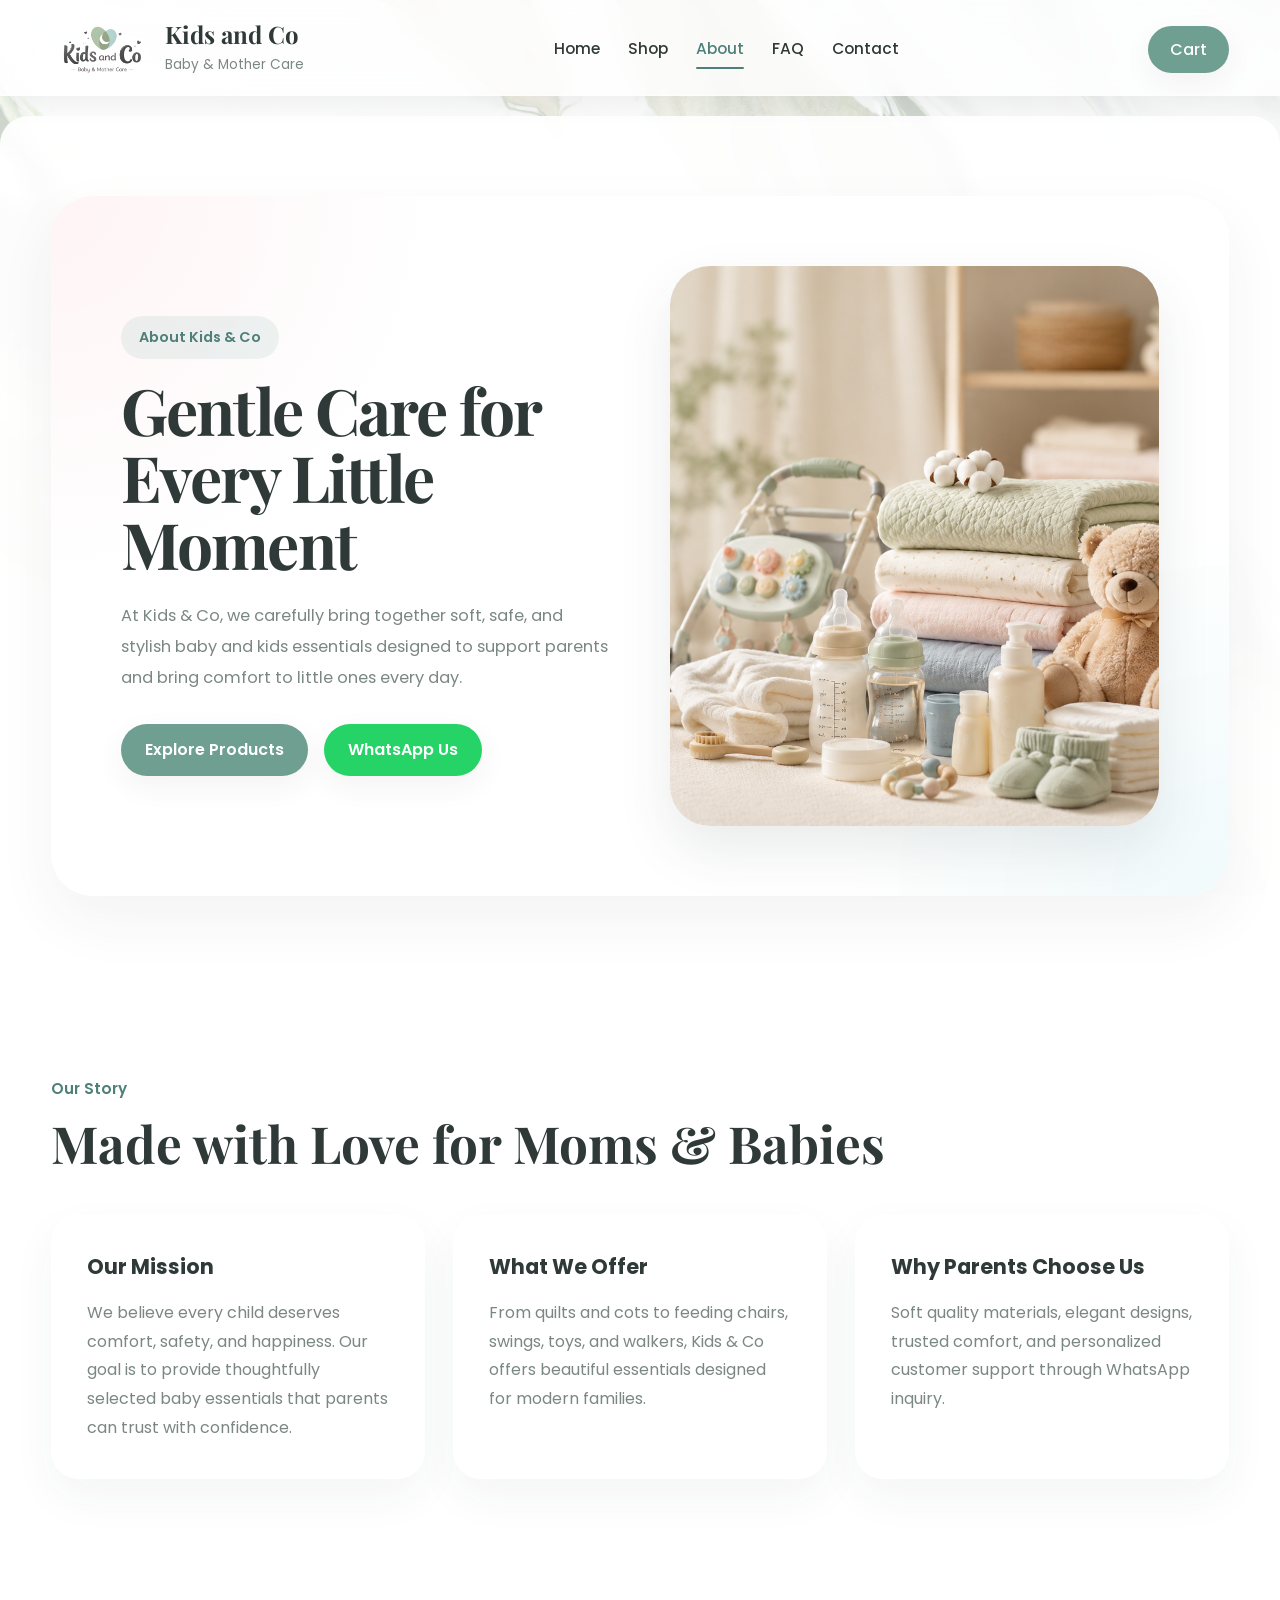
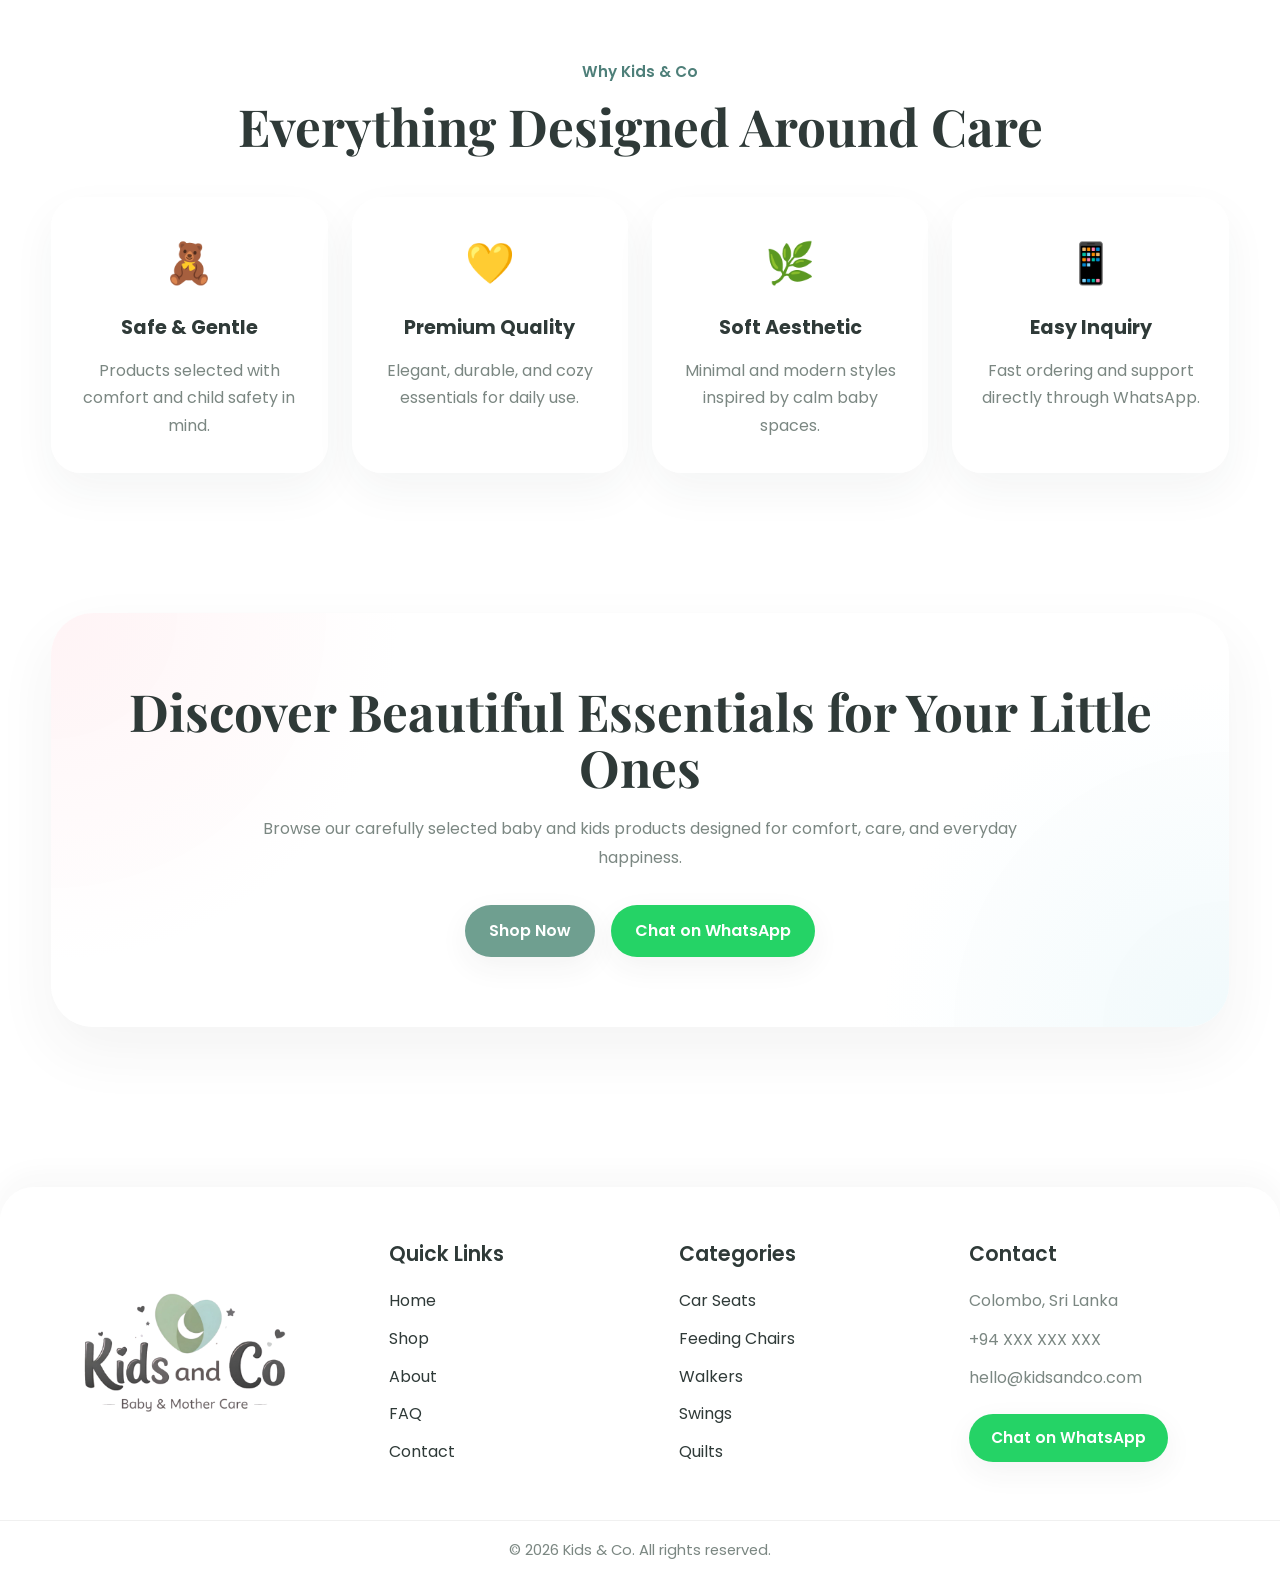
<file: about.html>
<!DOCTYPE html>
<html lang="en">
<head>
  <meta charset="UTF-8" />
  <meta name="viewport" content="width=device-width, initial-scale=1.0" />

  <title>About Us | Kids & Co</title>

  <link rel="icon" href="assets/favicon.png" />

  <link rel="preconnect" href="https://fonts.googleapis.com">
  <link rel="preconnect" href="https://fonts.gstatic.com" crossorigin>
  <link href="https://fonts.googleapis.com/css2?family=Playfair+Display:wght@600;700&family=Poppins:wght@300;400;500;600;700&display=swap" rel="stylesheet">

  <link rel="stylesheet" href="css/variables.css" />
  <link rel="stylesheet" href="css/style.css" />
</head>

<body>

  <div id="navbar"></div>

  <main>

    <!-- HERO -->
    <section class="about-hero">
      <div class="container about-hero-wrapper">

        <div class="about-hero-text">
          <span class="about-badge">About Kids & Co</span>

          <h1>
            Gentle Care for <br>
            Every Little Moment
          </h1>

          <p>
            At Kids & Co, we carefully bring together soft, safe, and stylish
            baby and kids essentials designed to support parents and bring comfort
            to little ones every day.
          </p>

          <div class="about-buttons">
            <a href="shop.html" class="btn primary">Explore Products</a>

            <a
              href="https://wa.me/947XXXXXXXX"
              target="_blank"
              class="btn whatsapp"
            >
              WhatsApp Us
            </a>
          </div>
        </div>

        <div class="about-hero-image">
          <img src="assets/images/hhh.png" alt="Mother and baby care">
        </div>

      </div>
    </section>

    <!-- STORY -->
    <section class="about-story">
      <div class="container">

        <div class="section-heading">
          <span class="section-tag">Our Story</span>
          <h2>Made with Love for Moms & Babies</h2>
        </div>

        <div class="story-grid">

          <div class="story-card">
            <h3>Our Mission</h3>

            <p>
              We believe every child deserves comfort, safety, and happiness.
              Our goal is to provide thoughtfully selected baby essentials
              that parents can trust with confidence.
            </p>
          </div>

          <div class="story-card">
            <h3>What We Offer</h3>

            <p>
              From quilts and cots to feeding chairs, swings, toys, and walkers,
              Kids & Co offers beautiful essentials designed for modern families.
            </p>
          </div>

          <div class="story-card">
            <h3>Why Parents Choose Us</h3>

            <p>
              Soft quality materials, elegant designs, trusted comfort,
              and personalized customer support through WhatsApp inquiry.
            </p>
          </div>

        </div>

      </div>
    </section>

    <!-- VALUES -->
    <section class="about-values">
      <div class="container">

        <div class="section-heading center">
          <span class="section-tag">Why Kids & Co</span>
          <h2>Everything Designed Around Care</h2>
        </div>

        <div class="values-grid">

          <div class="value-card">
            <div class="value-icon">🧸</div>
            <h3>Safe & Gentle</h3>
            <p>Products selected with comfort and child safety in mind.</p>
          </div>

          <div class="value-card">
            <div class="value-icon">💛</div>
            <h3>Premium Quality</h3>
            <p>Elegant, durable, and cozy essentials for daily use.</p>
          </div>

          <div class="value-card">
            <div class="value-icon">🌿</div>
            <h3>Soft Aesthetic</h3>
            <p>Minimal and modern styles inspired by calm baby spaces.</p>
          </div>

          <div class="value-card">
            <div class="value-icon">📱</div>
            <h3>Easy Inquiry</h3>
            <p>Fast ordering and support directly through WhatsApp.</p>
          </div>

        </div>

      </div>
    </section>

    <!-- CTA -->
    <section class="about-cta">
      <div class="container">

        <div class="about-cta-box">
          <h2>Discover Beautiful Essentials for Your Little Ones</h2>

          <p>
            Browse our carefully selected baby and kids products designed
            for comfort, care, and everyday happiness.
          </p>

          <div class="about-buttons center">
            <a href="shop.html" class="btn primary">Shop Now</a>

            <a
              href="https://wa.me/947XXXXXXXX"
              target="_blank"
              class="btn whatsapp"
            >
              Chat on WhatsApp
            </a>
          </div>
        </div>

      </div>
    </section>

  </main>

  <div id="footer"></div>

  <script src="js/app.js"></script>

</body>
</html>
</file>
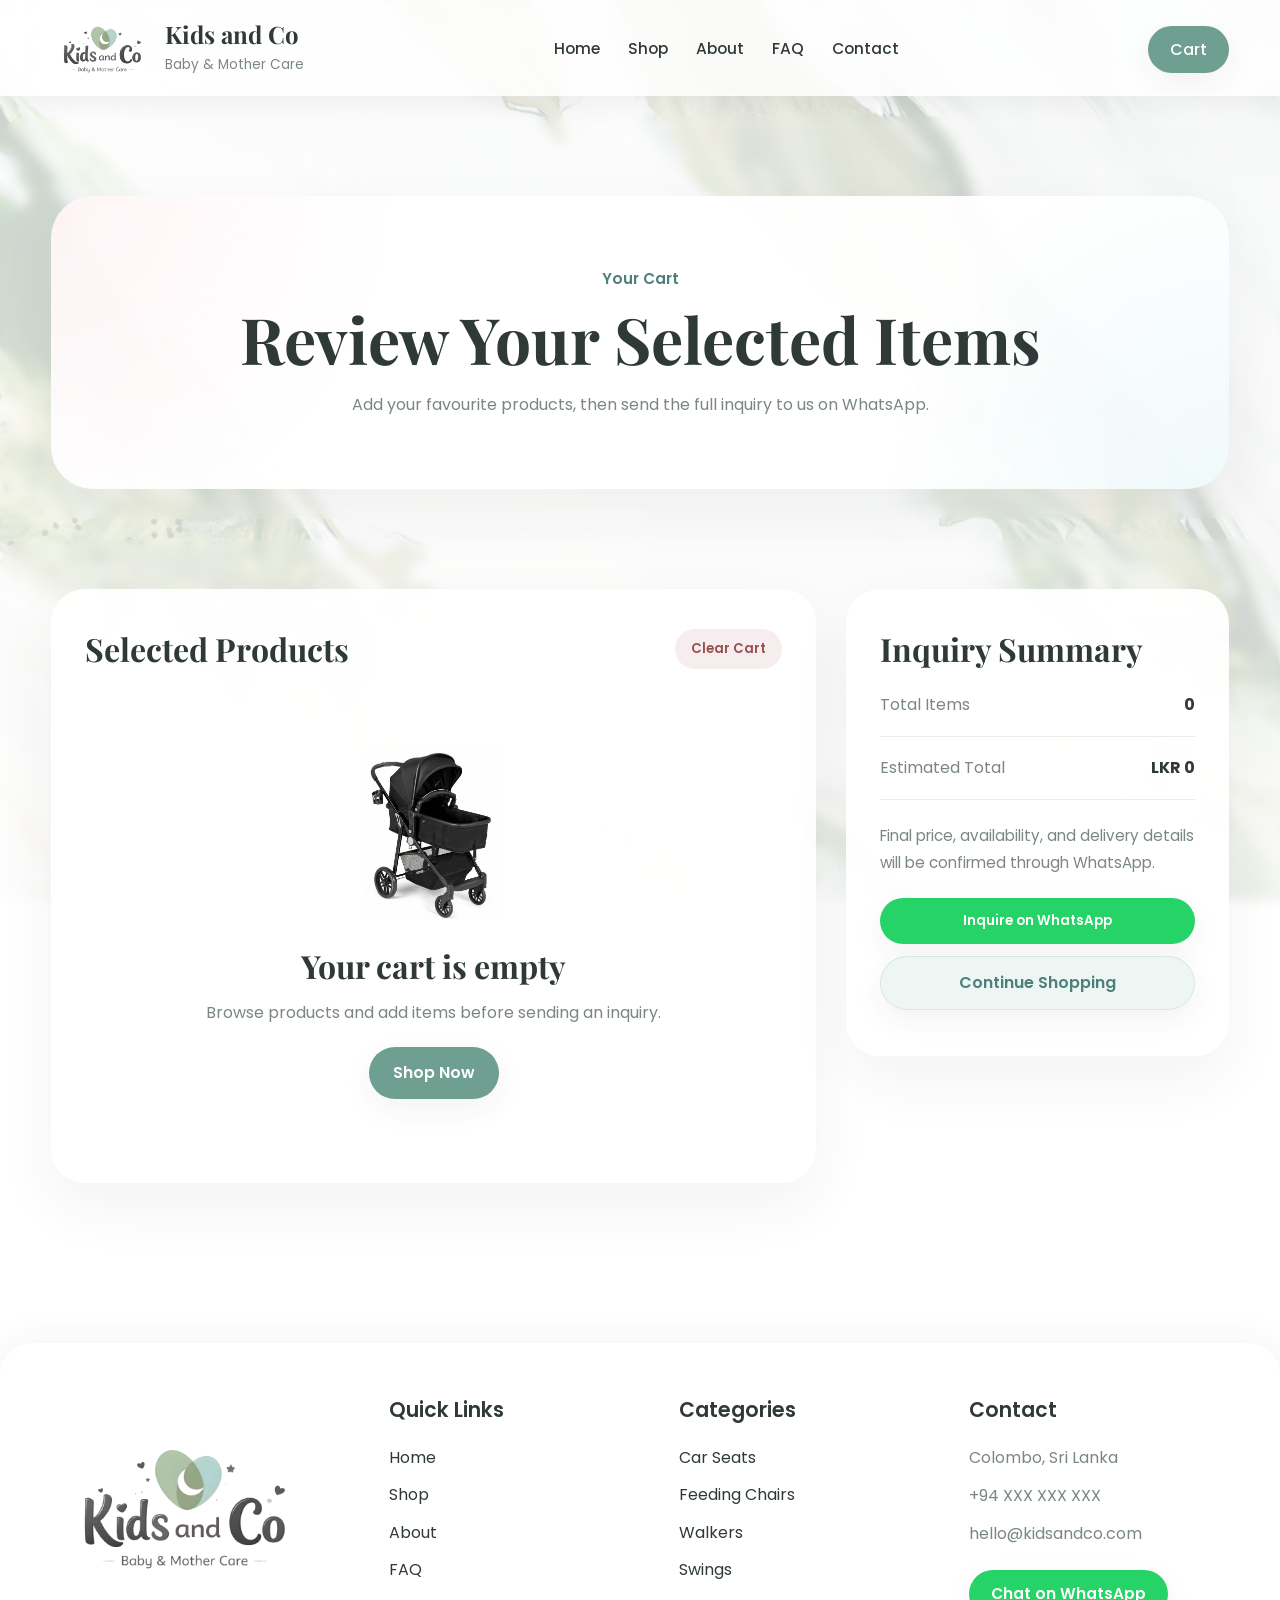
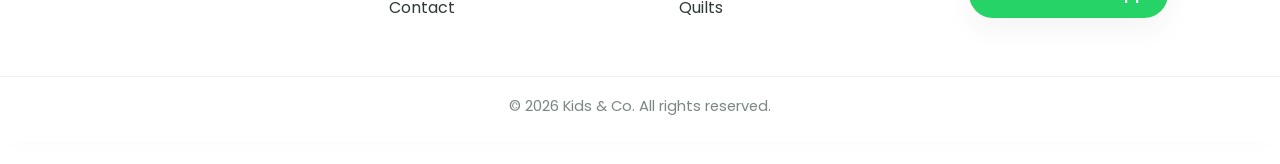
<file: cart.html>
<!DOCTYPE html>
<html lang="en">
<head>
  <meta charset="UTF-8" />
  <meta name="viewport" content="width=device-width, initial-scale=1.0" />

  <title>Cart | Kids & Co</title>
  <link rel="icon" href="assets/favicon.png" />

  <link rel="preconnect" href="https://fonts.googleapis.com">
  <link rel="preconnect" href="https://fonts.gstatic.com" crossorigin>
  <link href="https://fonts.googleapis.com/css2?family=Playfair+Display:wght@600;700&family=Poppins:wght@300;400;500;600;700&display=swap" rel="stylesheet">

  <link rel="stylesheet" href="css/variables.css" />
  <link rel="stylesheet" href="css/style.css" />
</head>

<body>
  <div id="navbar"></div>

  <main>
    <section class="cart-hero">
      <div class="container cart-hero-box">
        <span class="section-tag">Your Cart</span>
        <h1>Review Your Selected Items</h1>
        <p>Add your favourite products, then send the full inquiry to us on WhatsApp.</p>
      </div>
    </section>

    <section class="cart-section">
      <div class="container cart-layout">

        <div class="cart-items-card">
          <div class="cart-header">
            <h2>Selected Products</h2>
            <button class="clear-cart-btn" onclick="clearCart()">Clear Cart</button>
          </div>

          <div id="cart-items" class="cart-items"></div>
        </div>

        <div class="cart-summary-card">
          <h2>Inquiry Summary</h2>

          <div class="summary-row">
            <span>Total Items</span>
            <strong id="cart-count">0</strong>
          </div>

          <div class="summary-row">
            <span>Estimated Total</span>
            <strong id="cart-total">LKR 0</strong>
          </div>

          <p class="summary-note">
            Final price, availability, and delivery details will be confirmed through WhatsApp.
          </p>

          <button class="btn whatsapp full-btn" onclick="sendCartInquiry()">
            Inquire on WhatsApp
          </button>

          <a href="shop.html" class="btn secondary full-btn">
            Continue Shopping
          </a>
        </div>

      </div>
    </section>
  </main>

  <div id="footer"></div>

  <script src="js/app.js"></script>
  <script src="js/cart.js?v=3"></script>
</body>
</html>
</file>
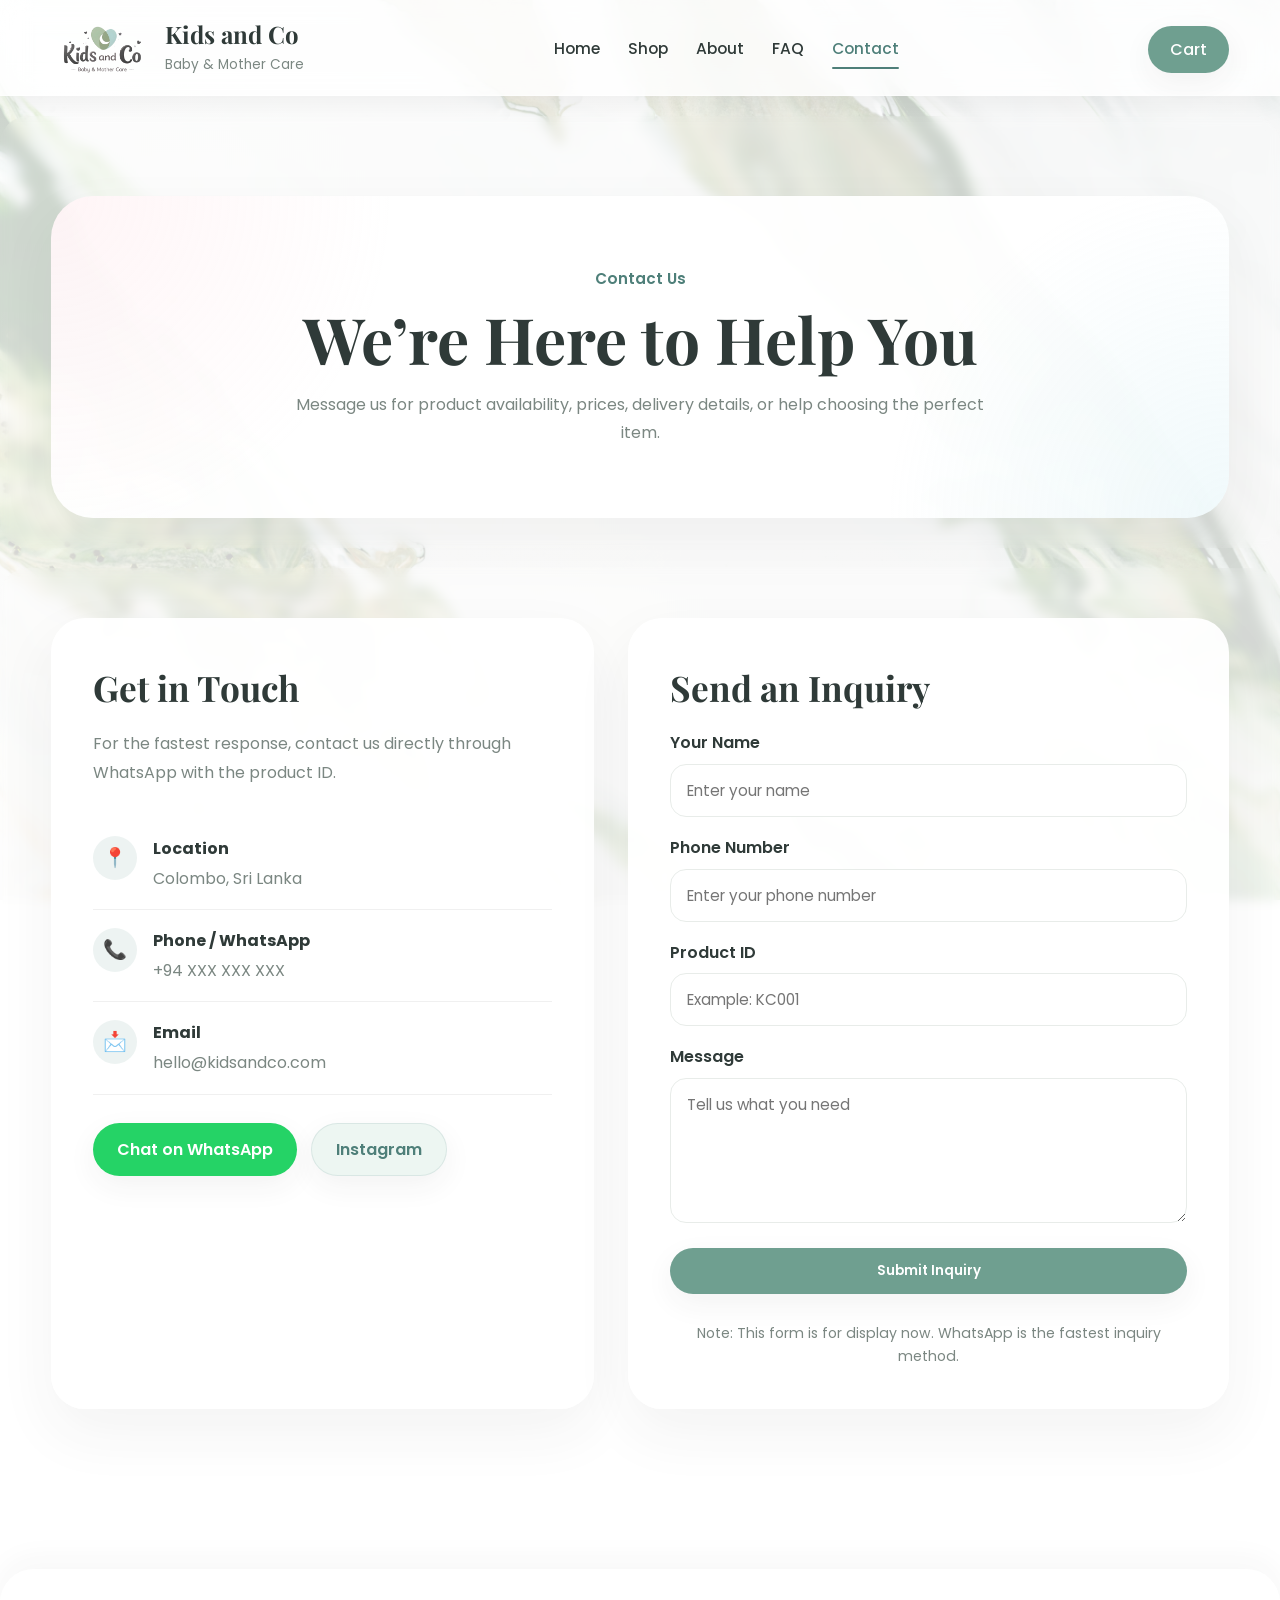
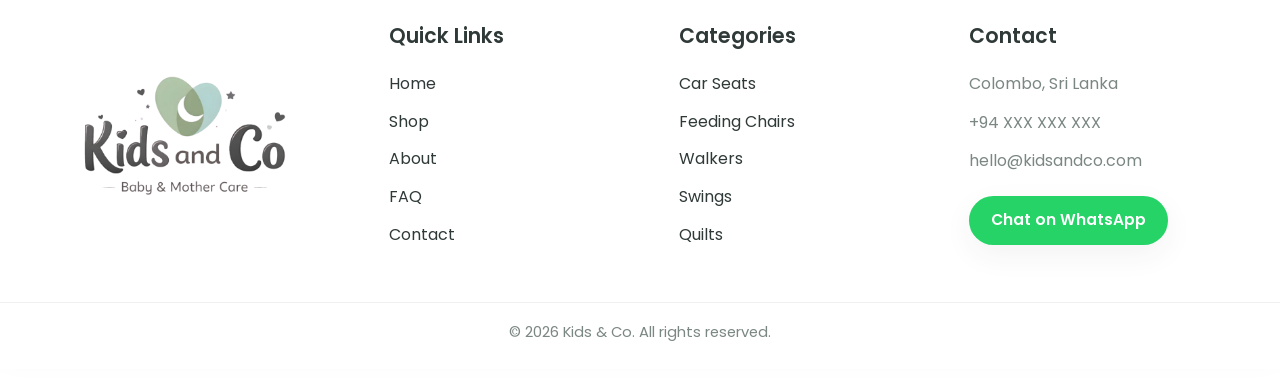
<file: contact.html>
<!DOCTYPE html>
<html lang="en">
<head>
  <meta charset="UTF-8" />
  <meta name="viewport" content="width=device-width, initial-scale=1.0" />

  <title>Contact | Kids & Co</title>
  <link rel="icon" href="assets/favicon.png" />

  <link rel="preconnect" href="https://fonts.googleapis.com">
  <link rel="preconnect" href="https://fonts.gstatic.com" crossorigin>
  <link href="https://fonts.googleapis.com/css2?family=Playfair+Display:wght@600;700&family=Poppins:wght@300;400;500;600;700&display=swap" rel="stylesheet">

  <link rel="stylesheet" href="css/variables.css" />
  <link rel="stylesheet" href="css/style.css" />
</head>

<body>
  <div id="navbar"></div>

  <main>
    <section class="contact-hero">
      <div class="container contact-hero-box">
        <span class="section-tag">Contact Us</span>
        <h1>We’re Here to Help You</h1>
        <p>Message us for product availability, prices, delivery details, or help choosing the perfect item.</p>
      </div>
    </section>

    <section class="contact-section">
      <div class="container contact-grid">

        <div class="contact-info-card">
          <h2>Get in Touch</h2>
          <p class="contact-intro">
            For the fastest response, contact us directly through WhatsApp with the product ID.
          </p>

          <div class="contact-item">
            <span>📍</span>
            <div>
              <h4>Location</h4>
              <p>Colombo, Sri Lanka</p>
            </div>
          </div>

          <div class="contact-item">
            <span>📞</span>
            <div>
              <h4>Phone / WhatsApp</h4>
              <p>+94 XXX XXX XXX</p>
            </div>
          </div>

          <div class="contact-item">
            <span>📩</span>
            <div>
              <h4>Email</h4>
              <p>hello@kidsandco.com</p>
            </div>
          </div>

          <div class="contact-actions">
            <a href="https://wa.me/947XXXXXXXX" target="_blank" class="btn whatsapp">
              Chat on WhatsApp
            </a>
            <a href="https://instagram.com/yourpage" target="_blank" class="btn secondary">
              Instagram
            </a>
          </div>
        </div>

        <div class="contact-form-card">
          <h2>Send an Inquiry</h2>

          <form>
            <div class="form-group">
              <label>Your Name</label>
              <input type="text" placeholder="Enter your name" />
            </div>

            <div class="form-group">
              <label>Phone Number</label>
              <input type="tel" placeholder="Enter your phone number" />
            </div>

            <div class="form-group">
              <label>Product ID</label>
              <input type="text" placeholder="Example: KC001" />
            </div>

            <div class="form-group">
              <label>Message</label>
              <textarea rows="5" placeholder="Tell us what you need"></textarea>
            </div>

            <button type="submit" class="btn primary full-btn">
              Submit Inquiry
            </button>
          </form>

          <p class="form-note">
            Note: This form is for display now. WhatsApp is the fastest inquiry method.
          </p>
        </div>

      </div>
    </section>
  </main>

  <div id="footer"></div>

  <script src="js/app.js"></script>
</body>
</html>
</file>
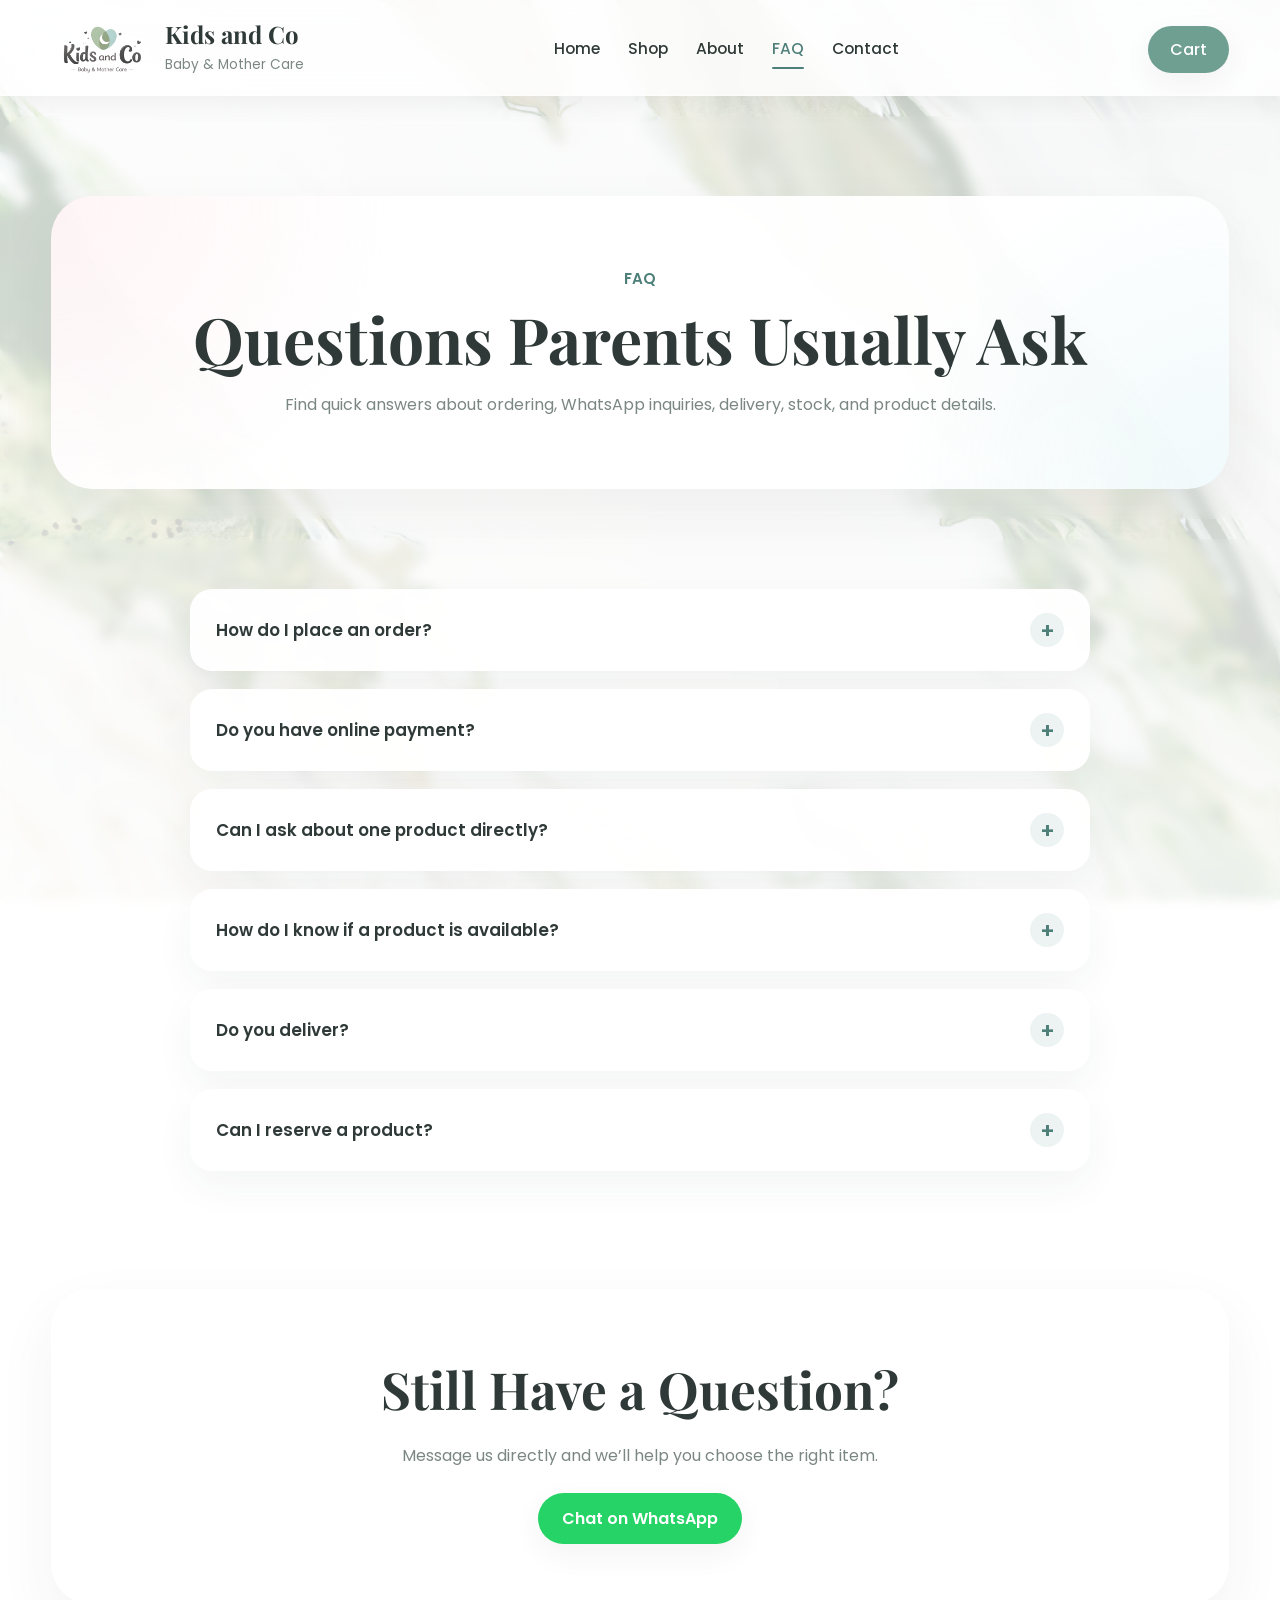
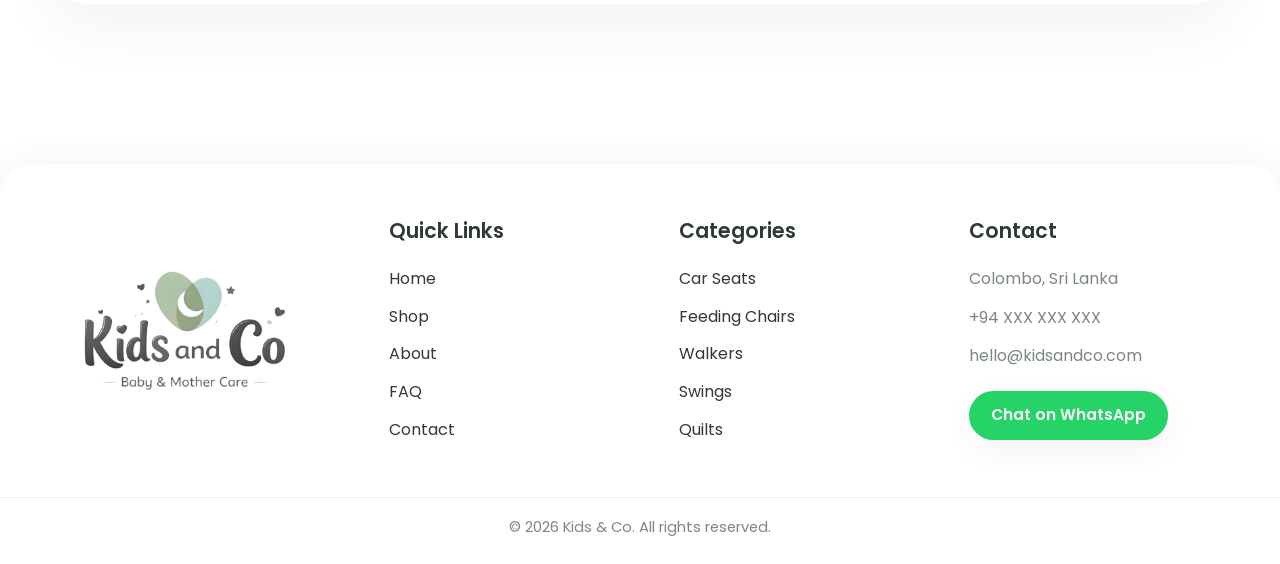
<file: faq.html>
<!DOCTYPE html>
<html lang="en">
<head>
  <meta charset="UTF-8" />
  <meta name="viewport" content="width=device-width, initial-scale=1.0" />

  <title>FAQ | Kids & Co</title>

  <link rel="icon" href="assets/favicon.png" />

  <link rel="preconnect" href="https://fonts.googleapis.com">
  <link rel="preconnect" href="https://fonts.gstatic.com" crossorigin>
  <link href="https://fonts.googleapis.com/css2?family=Playfair+Display:wght@600;700&family=Poppins:wght@300;400;500;600;700&display=swap" rel="stylesheet">

  <link rel="stylesheet" href="css/variables.css" />
  <link rel="stylesheet" href="css/style.css" />
</head>

<body>
  <div id="navbar"></div>

  <main>
    <section class="faq-hero">
      <div class="container faq-hero-box">
        <span class="section-tag">FAQ</span>
        <h1>Questions Parents Usually Ask</h1>
        <p>Find quick answers about ordering, WhatsApp inquiries, delivery, stock, and product details.</p>
      </div>
    </section>

    <section class="faq-section">
      <div class="container faq-wrapper">

        <div class="faq-card">
          <button class="faq-question">
            How do I place an order?
            <span>+</span>
          </button>
          <div class="faq-answer">
            <p>Browse products, add items to cart, then click “Inquire on WhatsApp”. We’ll confirm availability, final price, and delivery details.</p>
          </div>
        </div>

        <div class="faq-card">
          <button class="faq-question">
            Do you have online payment?
            <span>+</span>
          </button>
          <div class="faq-answer">
            <p>Not yet. For now, orders are handled through WhatsApp inquiry. Payment and delivery details will be confirmed manually.</p>
          </div>
        </div>

        <div class="faq-card">
          <button class="faq-question">
            Can I ask about one product directly?
            <span>+</span>
          </button>
          <div class="faq-answer">
            <p>Yes. Each product has an inquiry button with the product ID, so you can message us quickly about that specific item.</p>
          </div>
        </div>

        <div class="faq-card">
          <button class="faq-question">
            How do I know if a product is available?
            <span>+</span>
          </button>
          <div class="faq-answer">
            <p>Stock status is shown on the website, but final availability is confirmed through WhatsApp before purchase.</p>
          </div>
        </div>

        <div class="faq-card">
          <button class="faq-question">
            Do you deliver?
            <span>+</span>
          </button>
          <div class="faq-answer">
            <p>Delivery options depend on your location. Message us on WhatsApp with your products and location to confirm delivery details.</p>
          </div>
        </div>

        <div class="faq-card">
          <button class="faq-question">
            Can I reserve a product?
            <span>+</span>
          </button>
          <div class="faq-answer">
            <p>Reservation depends on product availability. Please contact us through WhatsApp with the product ID.</p>
          </div>
        </div>

      </div>
    </section>

    <section class="faq-cta">
      <div class="container faq-cta-box">
        <h2>Still Have a Question?</h2>
        <p>Message us directly and we’ll help you choose the right item.</p>
        <a href="https://wa.me/947XXXXXXXX" target="_blank" class="btn whatsapp">Chat on WhatsApp</a>
      </div>
    </section>
  </main>

  <div id="footer"></div>

  <script src="js/app.js"></script>

  <script>
    const faqButtons = document.querySelectorAll(".faq-question");

    faqButtons.forEach((button) => {
      button.addEventListener("click", () => {
        const card = button.parentElement;
        card.classList.toggle("active");
      });
    });
  </script>
</body>
</html>
</file>
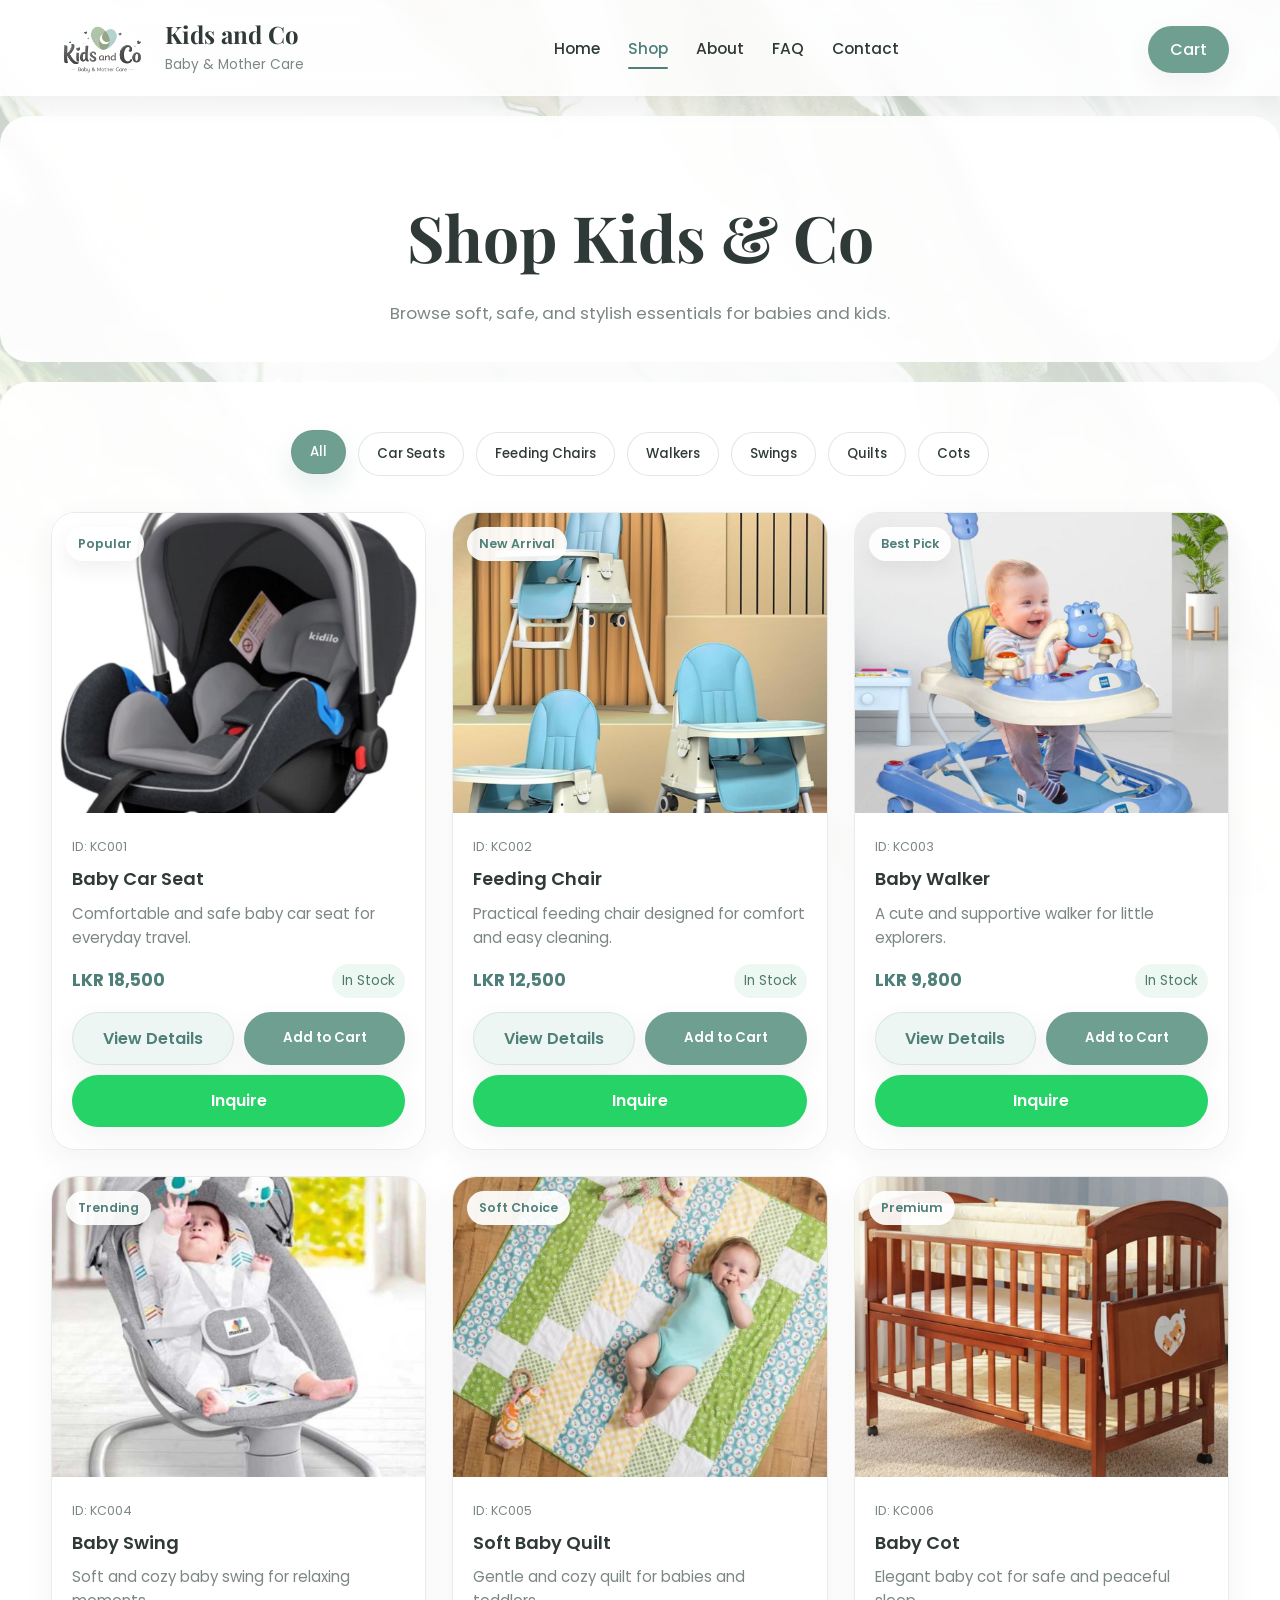
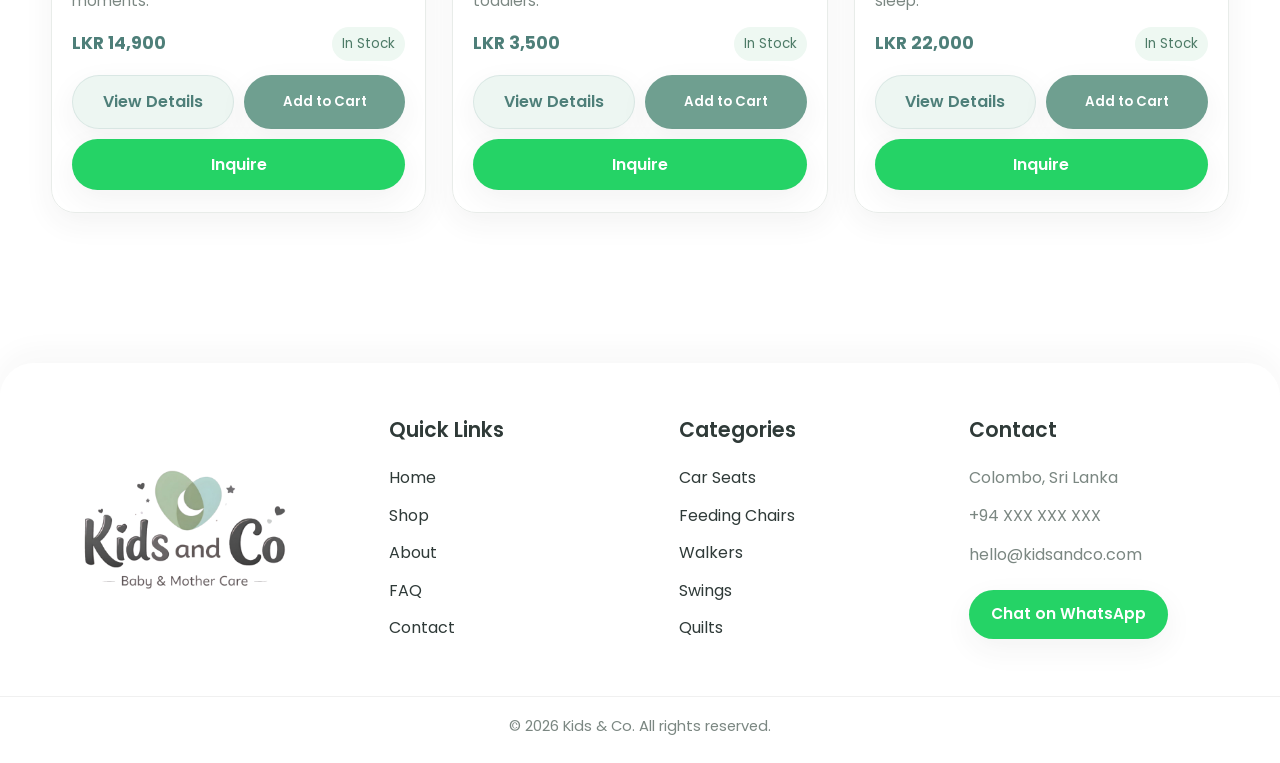
<file: shop.html>
<!DOCTYPE html>
<html lang="en">
<head>
  <meta charset="UTF-8" />
  <meta name="viewport" content="width=device-width, initial-scale=1.0" />

  <title>Shop | Kids & Co</title>

  <link rel="icon" href="assets/favicon.png" />

  <link rel="preconnect" href="https://fonts.googleapis.com">
  <link rel="preconnect" href="https://fonts.gstatic.com" crossorigin>
  <link href="https://fonts.googleapis.com/css2?family=Playfair+Display:wght@600;700&family=Poppins:wght@300;400;500;600;700&display=swap" rel="stylesheet">

  <link rel="stylesheet" href="css/variables.css" />
  <link rel="stylesheet" href="css/style.css" />
</head>

<body>
  <div id="navbar"></div>

  <main>
    <section class="shop-hero">
      <div class="container">
        <h1>Shop Kids & Co</h1>
        <p>Browse soft, safe, and stylish essentials for babies and kids.</p>
      </div>
    </section>

    <section class="shop-section">
      <div class="container">
        <div class="shop-controls">
          <button class="filter-btn active" data-category="all">All</button>
          <button class="filter-btn" data-category="carseat">Car Seats</button>
          <button class="filter-btn" data-category="feeding-chair">Feeding Chairs</button>
          <button class="filter-btn" data-category="walker">Walkers</button>
          <button class="filter-btn" data-category="swing">Swings</button>
          <button class="filter-btn" data-category="quilt">Quilts</button>
          <button class="filter-btn" data-category="cot">Cots</button>
        </div>

        <div class="products-grid" id="shop-products"></div>
      </div>
    </section>
  </main>

  <div id="footer"></div>

  <script src="js/app.js"></script>
  <script src="js/cart.js"></script>
  <script src="js/products.js"></script>
</body>
</html>
</file>
<file: css/variables.css>
:root {
  --primary: #6f9f90;
  --secondary: #dfeee8;
  --accent: #4e7f79;
  --bg: #f7f5f2;
  --card: #ffffff;
  --text: #2f3a38;
  --muted: #7b8782;
  --border: #e8ece9;
  --shadow: 0 16px 40px rgba(79, 110, 102, 0.08);

  --radius-xl: 28px;
  --radius-lg: 22px;
  --radius-md: 18px;
  --radius-sm: 12px;

  --font-heading: "Playfair Display", serif;
  --font-body: "Poppins", sans-serif;
}
</file>
<file: css/style.css>
/* =========================
   RESET
========================= */
* {
  margin: 0;
  padding: 0;
  box-sizing: border-box;
}

img {
  display: block;
  width: 100%;
}

a {
  text-decoration: none;
  color: inherit;
}

html {
  scroll-behavior: smooth;
}

/* =========================
   BASE
========================= */
body {
  font-family: var(--font-body);
  color: var(--text);
  line-height: 1.6;
  padding-top: 96px;
  min-height: 100vh;
  background-image:
    linear-gradient(rgba(247, 245, 242, 0.25), rgba(247, 245, 242, 0.30)),
    url("../assets/images/background.jpg");
  background-size: cover;
  background-position: center;
  background-repeat: no-repeat;
  background-attachment: fixed;
}

.container {
  width: min(1200px, 92%);
  margin: 0 auto;
}

section {
  background: rgba(255, 255, 255, 0.28);
  backdrop-filter: blur(5px);
  -webkit-backdrop-filter: blur(5px);
  border-radius: 28px;
  margin: 20px auto;
}

.section-title {
  font-family: var(--font-heading);
  font-size: clamp(2rem, 3vw, 2.8rem);
  font-weight: 700;
  text-align: center;
  margin-bottom: 2.5rem;
  color: var(--text);
}

/* =========================
   NAVBAR
========================= */
.site-header {
  position: fixed;
  top: 0;
  left: 0;
  width: 100%;
  z-index: 1000;
  background: rgba(255, 255, 255, 0.80);
  backdrop-filter: blur(14px);
  -webkit-backdrop-filter: blur(14px);
  border-bottom: 1px solid rgba(255, 255, 255, 0.35);
  box-shadow: 0 8px 24px rgba(0, 0, 0, 0.05);
}

.navbar {
  display: flex;
  align-items: center;
  justify-content: space-between;
  padding: 16px 0;
  gap: 20px;
}

.brand {
  display: flex;
  align-items: center;
  gap: 14px;
  color: var(--text);
  min-width: fit-content;
}

.brand-logo {
  width: 58px;
  height: 58px;
  object-fit: contain;
  border-radius: 50%;
  background: transparent;
}

.brand-text h2 {
  font-family: var(--font-heading);
  font-size: 1.5rem;
  line-height: 1.05;
  margin: 0 0 4px;
  color: var(--text);
}

.brand-text span {
  font-size: 0.85rem;
  color: var(--muted);
  font-family: var(--font-body);
}

.nav-links {
  display: flex;
  align-items: center;
  gap: 28px;
}

.nav-link {
  position: relative;
  font-size: 0.97rem;
  font-weight: 500;
  color: var(--text);
  transition: color 0.25s ease;
}

.nav-link:hover,
.nav-link.active {
  color: var(--accent);
}

.nav-link::after {
  content: "";
  position: absolute;
  left: 0;
  bottom: -7px;
  width: 0;
  height: 2px;
  background: var(--accent);
  border-radius: 999px;
  transition: width 0.25s ease;
}

.nav-link:hover::after,
.nav-link.active::after {
  width: 100%;
}

.nav-actions {
  display: flex;
  align-items: center;
}

.cart-btn {
  display: inline-flex;
  align-items: center;
  justify-content: center;
  padding: 11px 22px;
  background: var(--primary);
  color: #fff;
  border-radius: 999px;
  font-weight: 500;
  box-shadow: 0 10px 24px rgba(111, 159, 144, 0.18);
  transition: all 0.25s ease;
}

.cart-btn:hover {
  transform: translateY(-2px);
  background: var(--accent);
}

/* =========================
   HERO
========================= */
.hero {
  padding: 70px 0;
  background: transparent;
}

.hero-wrapper {
  display: grid;
  grid-template-columns: 1.05fr 0.95fr;
  gap: 40px;
  align-items: center;
  background: rgba(255, 255, 255, 0.22);
  backdrop-filter: blur(3px);
  -webkit-backdrop-filter: blur(3px);
  border-radius: 32px;
  padding: 50px;
}

.hero-text {
  max-width: 560px;
}

.hero-text h1 {
  font-family: var(--font-heading);
  font-size: clamp(2.6rem, 4vw, 4.4rem);
  line-height: 1.08;
  margin-bottom: 18px;
  color: var(--text);
}

.hero-text p {
  font-size: 1rem;
  color: var(--muted);
  max-width: 540px;
  margin-bottom: 28px;
}

.hero-buttons {
  display: flex;
  gap: 14px;
  flex-wrap: wrap;
  margin-top: 8px;
}

.btn {
  display: inline-flex;
  align-items: center;
  justify-content: center;
  padding: 13px 24px;
  border-radius: 999px;
  font-weight: 600;
  transition: all 0.25s ease;
}

.btn:hover {
  transform: translateY(-2px);
}

.btn.primary {
  background: var(--primary);
  color: #fff;
}

.btn.whatsapp {
  background: #25d366;
  color: #fff;
}

.hero-image img {
  width: 100%;
  height: 520px;
  object-fit: cover;
  border-radius: 30px;
  box-shadow: var(--shadow);
}

/* =========================
   CATEGORIES
========================= */
.categories {
  padding: 80px 0;
}

.category-grid {
  display: grid;
  grid-template-columns: repeat(4, 1fr);
  gap: 26px;
}

.category-card {
  background: rgba(255, 255, 255, 0.72);
  border-radius: var(--radius-lg);
  overflow: hidden;
  box-shadow: var(--shadow);
  border: 1px solid var(--border);
  transition: transform 0.3s ease, box-shadow 0.3s ease;
}

.category-card:hover {
  transform: translateY(-6px);
  box-shadow: 0 20px 45px rgba(79, 110, 102, 0.12);
}

.category-card img {
  width: 100%;
  height: 280px;
  object-fit: cover;
  object-position: center;
}

.category-card p {
  font-size: 1rem;
  font-weight: 500;
  text-align: center;
  padding: 18px 14px 20px;
  color: var(--text);
  background: rgba(255, 255, 255, 0.92);
}

/* =========================
   FEATURED PRODUCTS
========================= */
.featured {
  padding: 80px 0;
}

.products-grid {
  display: grid;
  grid-template-columns: repeat(3, 1fr);
  gap: 26px;
}

/* =========================
   CTA
========================= */
.cta {
  padding: 30px 0 80px;
}

.cta-box {
  background: linear-gradient(135deg, rgba(237, 246, 242, 0.92), rgba(249, 251, 250, 0.92));
  border: 1px solid var(--border);
  border-radius: var(--radius-xl);
  padding: 44px 28px;
  text-align: center;
  box-shadow: var(--shadow);
}

.cta-box h2 {
  font-family: var(--font-heading);
  font-size: 2rem;
  margin-bottom: 10px;
  color: var(--text);
}

.cta-box p {
  color: var(--muted);
  margin-bottom: 20px;
}

/* =========================
   FOOTER
========================= */
.site-footer {
  margin-top: 70px;
  padding-top: 42px;
  background: rgba(255, 255, 255, 0.16);
  backdrop-filter: blur(4px);
  -webkit-backdrop-filter: blur(4px);
  border-top: 1px solid rgba(255, 255, 255, 0.35);
  border-radius: 30px 30px 0 0;
}

.footer-grid {
  display: grid;
  grid-template-columns: 1.5fr 1fr 1fr 1.1fr;
  gap: 48px;
  align-items: start;
  padding: 0 0 30px;
}

.footer-brand {
  display: flex;
  align-items: center;
  gap: 18px;
}

.footer-logo {
  width: 88px;
  height: 88px;
  object-fit: contain;
  flex-shrink: 0;
  display: block;
}

.footer-brand-text {
  display: flex;
  flex-direction: column;
  justify-content: center;
}

.footer-brand-text h3 {
  margin: 0 0 8px;
  font-family: var(--font-heading);
  font-size: 2rem;
  line-height: 1.1;
  color: var(--text);
}

.footer-brand-text p {
  margin: 0;
  max-width: 320px;
  font-size: 1rem;
  line-height: 1.7;
  color: var(--muted);
}

.footer-links h4,
.footer-contact h4 {
  margin: 0 0 18px;
  font-size: 1.25rem;
  font-weight: 600;
  color: var(--text);
}

.footer-links a,
.footer-contact p {
  display: block;
  margin: 0 0 12px;
  font-size: 1rem;
  line-height: 1.6;
}

.footer-links a {
  color: var(--text);
  transition: color 0.25s ease, transform 0.25s ease;
  width: fit-content;
}

.footer-links a:hover {
  color: var(--accent);
  transform: translateX(3px);
}

.footer-contact p {
  color: var(--muted);
}

.footer-whatsapp {
  display: inline-flex;
  align-items: center;
  justify-content: center;
  margin-top: 10px;
  padding: 12px 22px;
  border-radius: 999px;
  background: #25d366;
  color: #ffffff;
  font-weight: 600;
  font-size: 0.95rem;
  transition: transform 0.25s ease, box-shadow 0.25s ease;
}

.footer-whatsapp:hover {
  transform: translateY(-2px);
  box-shadow: 0 12px 24px rgba(37, 211, 102, 0.22);
}

.footer-bottom {
  padding: 18px 0 24px;
  border-top: 1px solid rgba(0, 0, 0, 0.06);
  text-align: center;
}

.footer-bottom p {
  margin: 0;
  font-size: 0.92rem;
  color: var(--muted);
}

/* =========================
   RESPONSIVE
========================= */
@media (max-width: 1100px) {
  .category-grid {
    grid-template-columns: repeat(2, 1fr);
  }

  .hero-wrapper {
    grid-template-columns: 1fr;
  }

  .hero-text {
    text-align: center;
    max-width: 100%;
  }

  .hero-text p {
    margin-left: auto;
    margin-right: auto;
  }

  .hero-buttons {
    justify-content: center;
  }

  .hero-image img {
    height: 420px;
  }

  .products-grid {
    grid-template-columns: repeat(2, 1fr);
  }

  .footer-grid {
    grid-template-columns: 1fr 1fr;
    gap: 36px;
  }
}

@media (max-width: 960px) {
  .navbar {
    flex-wrap: wrap;
    justify-content: center;
  }

  .nav-links {
    order: 3;
    width: 100%;
    justify-content: center;
    flex-wrap: wrap;
    gap: 18px;
    padding-top: 8px;
  }

  .nav-actions {
    margin-left: auto;
  }
}

@media (max-width: 700px) {
  .site-footer {
    padding-top: 34px;
  }

  .footer-grid {
    grid-template-columns: 1fr;
    gap: 28px;
  }

  .footer-brand {
    align-items: center;
    text-align: left;
  }

  .footer-logo {
    width: 78px;
    height: 78px;
  }

  .footer-brand-text h3 {
    font-size: 1.7rem;
  }

  .footer-brand-text p {
    max-width: 100%;
    font-size: 0.96rem;
  }

  .hero-text h1 {
    font-size: 2.4rem;
  }

  .hero-wrapper {
    padding: 30px;
  }
}

@media (max-width: 680px) {
  .category-grid,
  .products-grid {
    grid-template-columns: 1fr;
  }

  .hero {
    padding-top: 40px;
  }

  .hero-image img {
    height: 300px;
  }

  .category-card img {
    height: 240px;
  }

  .section-title {
    margin-bottom: 1.8rem;
  }
}

@media (max-width: 600px) {
  body {
    padding-top: 120px;
  }

  .brand {
    width: 100%;
    justify-content: center;
  }

  .nav-actions {
    margin-left: 0;
  }

  .navbar {
    gap: 14px;
  }

  .brand-text h2 {
    font-size: 1.2rem;
  }
}

@media (max-width: 480px) {
  .footer-brand {
    flex-direction: row;
    align-items: center;
    gap: 14px;
  }

  .footer-logo {
    width: 68px;
    height: 68px;
  }

  .footer-brand-text h3 {
    font-size: 1.45rem;
  }

  .footer-links h4,
  .footer-contact h4 {
    font-size: 1.1rem;
  }

  .footer-links a,
  .footer-contact p {
    font-size: 0.95rem;
  }

  .footer-whatsapp {
    width: 100%;
  }
}

body {
  font-family: var(--font-body);
  color: var(--text);
  line-height: 1.6;
  padding-top: 96px;
  min-height: 100vh;

  background-image:
    linear-gradient(rgba(255, 255, 255, 0.80), rgba(255, 255, 255, 0.85)),
    url("../assets/images/backround.jpg");

  background-size: cover;
  background-position: center;
  background-repeat: no-repeat;
  background-attachment: fixed;
}
section {
  background: rgba(255, 255, 255, 0.92);
  backdrop-filter: blur(6px);
  -webkit-backdrop-filter: blur(6px);
  border-radius: 28px;
  margin: 20px auto;
}

.hero-wrapper {
  display: grid;
  grid-template-columns: 1.05fr 0.95fr;
  gap: 40px;
  align-items: center;

  background: rgba(255, 255, 255, 0.88);
  backdrop-filter: blur(6px);
  -webkit-backdrop-filter: blur(6px);

  border-radius: 32px;
  padding: 50px;

  box-shadow: 0 20px 50px rgba(0, 0, 0, 0.05);
}

/* =========================
   PREMIUM MOTION + EFFECTS
========================= */
:root {
  --shadow-soft: 0 10px 30px rgba(46, 58, 56, 0.06);
  --shadow-hover: 0 18px 44px rgba(46, 58, 56, 0.10);
}

/* soft reveal */
@keyframes fadeUp {
  from {
    opacity: 0;
    transform: translateY(22px);
  }
  to {
    opacity: 1;
    transform: translateY(0);
  }
}

/* very light floating */
@keyframes floatSoft {
  0% {
    transform: translateY(0px);
  }
  50% {
    transform: translateY(-8px);
  }
  100% {
    transform: translateY(0px);
  }
}

.hero-text,
.hero-image,
.category-card,
.product-card,
.cta-box,
.site-footer {
  animation: fadeUp 0.8s ease both;
}

.hero-image {
  animation:
    fadeUp 0.9s ease both,
    floatSoft 6s ease-in-out infinite;
}

/* =========================
   BUTTONS
========================= */
.btn,
.cart-btn,
.footer-whatsapp {
  box-shadow: var(--shadow-soft);
}

.btn.primary:hover,
.cart-btn:hover {
  box-shadow: 0 16px 34px rgba(111, 159, 144, 0.22);
}

.btn.whatsapp:hover,
.footer-whatsapp:hover {
  box-shadow: 0 16px 34px rgba(37, 211, 102, 0.22);
}

/* =========================
   HERO
========================= */
.hero-wrapper {
  border: 1px solid rgba(255, 255, 255, 0.7);
}

.hero-text h1 {
  letter-spacing: -0.03em;
}

.hero-image img {
  transition: transform 0.4s ease, box-shadow 0.4s ease;
}

.hero-image:hover img {
  transform: scale(1.02);
  box-shadow: 0 24px 54px rgba(46, 58, 56, 0.10);
}

/* =========================
   CATEGORY CARDS
========================= */
.category-card {
  position: relative;
  overflow: hidden;
}

.category-card::before {
  content: "";
  position: absolute;
  inset: 0;
  background: linear-gradient(
    180deg,
    rgba(255, 255, 255, 0) 40%,
    rgba(255, 255, 255, 0.18) 100%
  );
  pointer-events: none;
}

.category-card img {
  transition: transform 0.45s ease;
}

.category-card:hover img {
  transform: scale(1.05);
}

.category-card:hover {
  transform: translateY(-8px);
  box-shadow: var(--shadow-hover);
}

.category-card p {
  font-weight: 600;
  letter-spacing: 0.01em;
}

/* =========================
   PRODUCT CARDS
========================= */
.product-card {
  background: rgba(255, 255, 255, 0.94);
  border: 1px solid var(--border);
  border-radius: 24px;
  overflow: hidden;
  box-shadow: var(--shadow-soft);
  transition: transform 0.32s ease, box-shadow 0.32s ease;
}

.product-card:hover {
  transform: translateY(-8px);
  box-shadow: var(--shadow-hover);
}

.product-card-image {
  position: relative;
  overflow: hidden;
}

.product-card-image img {
  height: 300px;
  object-fit: cover;
  transition: transform 0.45s ease;
}

.product-card:hover .product-card-image img {
  transform: scale(1.05);
}

.product-badge {
  position: absolute;
  top: 14px;
  left: 14px;
  background: rgba(255, 255, 255, 0.92);
  color: var(--accent);
  font-size: 0.78rem;
  font-weight: 600;
  padding: 7px 12px;
  border-radius: 999px;
  box-shadow: 0 8px 20px rgba(46, 58, 56, 0.08);
}

.product-info {
  padding: 20px 20px 22px;
}

.product-id {
  display: inline-block;
  font-size: 0.78rem;
  color: var(--muted);
  margin-bottom: 8px;
}

.product-title {
  font-size: 1.12rem;
  font-weight: 600;
  color: var(--text);
  margin-bottom: 8px;
}

.product-desc {
  font-size: 0.94rem;
  color: var(--muted);
  margin-bottom: 14px;
}

.product-bottom {
  display: flex;
  align-items: center;
  justify-content: space-between;
  gap: 14px;
  margin-bottom: 14px;
}

.product-price {
  font-size: 1.08rem;
  font-weight: 700;
  color: var(--accent);
}

.product-stock {
  font-size: 0.84rem;
  color: #4d7b67;
  background: #eef8f2;
  padding: 6px 10px;
  border-radius: 999px;
}

.product-actions {
  display: flex;
  gap: 10px;
  flex-wrap: wrap;
}

.product-actions .btn {
  flex: 1 1 140px;
  min-height: 44px;
}

/* secondary product button */
.btn.secondary {
  background: #edf6f2;
  color: var(--accent);
  border: 1px solid rgba(78, 127, 121, 0.12);
}

.btn.secondary:hover {
  background: #e4f1ec;
}

/* =========================
   CTA + FOOTER
========================= */
.cta-box,
.site-footer {
  box-shadow: var(--shadow-soft);
}

.footer-links a,
.nav-link,
.cart-btn,
.btn,
.product-card,
.category-card {
  transition:
    transform 0.28s ease,
    box-shadow 0.28s ease,
    background-color 0.28s ease,
    color 0.28s ease,
    border-color 0.28s ease;
}

/* =========================
   MOBILE TUNING
========================= */
@media (max-width: 680px) {
  .product-card-image img {
    height: 240px;
  }

  .product-bottom {
    flex-direction: column;
    align-items: flex-start;
    gap: 8px;
  }
}

/* reduce motion for users who prefer it */
@media (prefers-reduced-motion: reduce) {
  .hero-text,
  .hero-image,
  .category-card,
  .product-card,
  .cta-box,
  .site-footer {
    animation: none;
  }

  .hero-image {
    animation: none;
  }

  * {
    scroll-behavior: auto;
  }
}

/* =========================
   PREMIUM FOOTER
========================= */
.site-footer {
  margin-top: 70px;
  padding-top: 50px;
  background: rgba(255, 255, 255, 0.90);
  backdrop-filter: blur(10px);
  -webkit-backdrop-filter: blur(10px);
  border-top: 1px solid rgba(255, 255, 255, 0.75);
  border-radius: 34px 34px 0 0;
  box-shadow: 0 -10px 30px rgba(46, 58, 56, 0.04);
}

.footer-grid {
  display: grid;
  grid-template-columns: 1.2fr 1fr 1fr 1.1fr;
  gap: 54px;
  align-items: start;
  padding: 0 0 34px;
}

.footer-brand {
  display: flex;
  flex-direction: column;
  align-items: flex-start;
  justify-content: flex-start;
}

/* BIG LOGO */
.footer-logo {
  width: 260px;
  height: 230px;
  object-fit: contain;
  margin-bottom: 18px;
}



/* TAGLINE PERFECT ALIGN */
.footer-brand p {
  margin: 0;
  max-width: 300px;
  font-size: 1rem;
  line-height: 1.7;
  color: var(--muted);
}

.footer-links h4,
.footer-contact h4 {
  margin: 0 0 18px;
  font-size: 1.28rem;
  font-weight: 600;
  color: var(--text);
}

.footer-links a {
  display: block;
  margin-bottom: 12px;
  color: var(--text);
  font-size: 1rem;
  transition: color 0.25s ease, transform 0.25s ease;
  width: fit-content;
}

.footer-links a:hover {
  color: var(--accent);
  transform: translateX(4px);
}

.footer-contact p {
  margin: 0 0 12px;
  color: var(--muted);
  font-size: 1rem;
  line-height: 1.65;
}

.footer-whatsapp {
  display: inline-flex;
  align-items: center;
  justify-content: center;
  margin-top: 10px;
  padding: 12px 22px;
  border-radius: 999px;
  background: #25d366;
  color: #ffffff;
  font-weight: 600;
  font-size: 0.96rem;
  transition: transform 0.25s ease, box-shadow 0.25s ease;
}

.footer-whatsapp:hover {
  transform: translateY(-2px);
  box-shadow: 0 14px 28px rgba(37, 211, 102, 0.20);
}

.footer-bottom {
  border-top: 1px solid rgba(0, 0, 0, 0.06);
  padding: 18px 0 24px;
  text-align: center;
}

.footer-bottom p {
  margin: 0;
  color: var(--muted);
  font-size: 0.92rem;
}

/* =========================
   FOOTER RESPONSIVE
========================= */
@media (max-width: 1100px) {
  .footer-grid {
    grid-template-columns: 1fr 1fr;
    gap: 40px;
  }
}

@media (max-width: 700px) {
  .site-footer {
    padding-top: 38px;
    border-radius: 26px 26px 0 0;
  }

  .footer-grid {
    grid-template-columns: 1fr;
    gap: 30px;
  }

  .footer-brand {
    align-items: center;
    text-align: center;
  }

  .footer-logo {
    width: 92px;
    height: 92px;
  }

  .footer-brand h3 {
    font-size: 1.8rem;
  }

  .footer-brand p {
    max-width: 100%;
  }

  .footer-links a {
    width: 100%;
  }
}

@media (max-width: 480px) {
  .footer-logo {
    width: 82px;
    height: 82px;
  }

  .footer-brand h3 {
    font-size: 1.55rem;
  }

  .footer-links h4,
  .footer-contact h4 {
    font-size: 1.1rem;
  }

  .footer-whatsapp {
    width: 100%;
  }
}
.brand-logo {
  width: 100px;
  height: auto;
  object-fit: contain;
  display: block;
  transition: transform 0.3s ease;
}

.brand-logo:hover {
  transform: scale(1.05);
}

.hero {
  padding: 80px 0 40px;
  background: transparent;
}

.hero-wrapper {
  position: relative;
  display: grid;
  grid-template-columns: 1fr 1fr;
  gap: 48px;
  align-items: center;
  min-height: 620px;
  padding: 70px 64px;
  overflow: hidden;

  background:
    radial-gradient(circle at 12% 18%, rgba(255, 190, 200, 0.28), transparent 28%),
    radial-gradient(circle at 82% 12%, rgba(173, 224, 235, 0.28), transparent 30%),
    radial-gradient(circle at 50% 95%, rgba(198, 232, 210, 0.35), transparent 32%),
    rgba(255, 255, 255, 0.88);

  border-radius: 46px;
  box-shadow: 0 24px 70px rgba(46, 58, 56, 0.07);
}

.hero-wrapper::before {
  content: "♡";
  position: absolute;
  top: 90px;
  right: 45%;
  font-size: 42px;
  color: rgba(111, 159, 144, 0.22);
}

.hero-wrapper::after {
  content: "✦";
  position: absolute;
  bottom: 80px;
  left: 48%;
  font-size: 36px;
  color: rgba(255, 170, 180, 0.35);
}

.hero-text {
  position: relative;
  z-index: 2;
  max-width: 590px;
}

.hero-text h1 {
  font-family: var(--font-heading);
  font-size: clamp(3rem, 5vw, 5.1rem);
  line-height: 1.02;
  letter-spacing: -0.04em;
  margin-bottom: 24px;
  color: var(--text);
}

.hero-text p {
  max-width: 520px;
  font-size: 1.05rem;
  line-height: 1.8;
  color: var(--muted);
  margin-bottom: 30px;
}

.hero-buttons {
  display: flex;
  gap: 16px;
  flex-wrap: wrap;
}

.hero-image {
  position: relative;
  z-index: 2;
}

.hero-image::before {
  content: "";
  position: absolute;
  inset: -24px;
  border-radius: 44% 56% 50% 50%;
  background: linear-gradient(135deg, rgba(173, 224, 235, 0.45), rgba(255, 190, 200, 0.35));
  z-index: -1;
  filter: blur(2px);
}

.hero-image img {
  height: 520px;
  object-fit: cover;
  border-radius: 42% 58% 48% 52%;
  box-shadow: 0 24px 58px rgba(46, 58, 56, 0.12);
}

.hero-deco {
  position: absolute;
  pointer-events: none;
  opacity: 0.55;
  z-index: 1;
}

.hero-deco.cloud {
  width: 120px;
  height: 58px;
  left: 40%;
  bottom: 42px;
  background: rgba(173, 224, 235, 0.35);
  border-radius: 999px;
}

.hero-deco.cloud::before,
.hero-deco.cloud::after {
  content: "";
  position: absolute;
  background: inherit;
  border-radius: 50%;
}

.hero-deco.cloud::before {
  width: 54px;
  height: 54px;
  left: 20px;
  top: -25px;
}

.hero-deco.cloud::after {
  width: 70px;
  height: 70px;
  right: 18px;
  top: -36px;
}
/* =========================
   SHOP PAGE
========================= */
.shop-hero {
  padding: 70px 0 35px;
  text-align: center;
  background: rgba(255, 255, 255, 0.92);
}

.shop-hero h1 {
  font-family: var(--font-heading);
  font-size: clamp(2.6rem, 5vw, 4rem);
  margin-bottom: 12px;
  color: var(--text);
}

.shop-hero p {
  color: var(--muted);
  font-size: 1.05rem;
}

.shop-section {
  padding: 50px 0 80px;
  background: rgba(255, 255, 255, 0.92);
}

.shop-controls {
  display: flex;
  justify-content: center;
  flex-wrap: wrap;
  gap: 12px;
  margin-bottom: 36px;
}

.filter-btn {
  border: 1px solid rgba(78, 127, 121, 0.18);
  background: #ffffff;
  color: var(--text);
  padding: 11px 18px;
  border-radius: 999px;
  font-family: var(--font-body);
  font-weight: 500;
  cursor: pointer;
  transition: all 0.25s ease;
}

.filter-btn:hover,
.filter-btn.active {
  background: var(--primary);
  color: #ffffff;
  transform: translateY(-2px);
  box-shadow: 0 12px 26px rgba(111, 159, 144, 0.18);
}

.product-actions button {
  border: none;
  cursor: pointer;
  font-family: var(--font-body);
}

.product-actions .btn.whatsapp {
  flex: 1 1 100%;
}

/* =========================
   ABOUT PAGE
========================= */

.about-hero {
  padding: 80px 0;
}

.about-hero-wrapper {
  display: grid;
  grid-template-columns: 1fr 1fr;
  gap: 60px;
  align-items: center;

  padding: 70px;
  border-radius: 42px;

  background:
    radial-gradient(circle at top left, rgba(255, 190, 200, 0.18), transparent 28%),
    radial-gradient(circle at bottom right, rgba(173, 224, 235, 0.18), transparent 28%),
    rgba(255,255,255,0.92);

  box-shadow: 0 24px 60px rgba(46, 58, 56, 0.06);
}

.about-badge {
  display: inline-block;
  margin-bottom: 18px;
  padding: 10px 18px;
  border-radius: 999px;

  background: rgba(111, 159, 144, 0.12);
  color: var(--accent);

  font-size: 0.9rem;
  font-weight: 600;
}

.about-hero-text h1 {
  font-family: var(--font-heading);
  font-size: clamp(3rem, 5vw, 5rem);
  line-height: 1.04;
  margin-bottom: 24px;
  letter-spacing: -0.03em;
}

.about-hero-text p {
  max-width: 560px;
  font-size: 1.02rem;
  line-height: 1.9;
  color: var(--muted);
  margin-bottom: 30px;
}

.about-buttons {
  display: flex;
  gap: 16px;
  flex-wrap: wrap;
}

.about-buttons.center {
  justify-content: center;
}

.about-hero-image img {
  width: 100%;
  height: 560px;
  object-fit: cover;
  border-radius: 40px;
  box-shadow: 0 24px 54px rgba(46, 58, 56, 0.10);
}

/* STORY */

.about-story {
  padding: 80px 0;
}

.section-heading {
  margin-bottom: 42px;
}

.section-heading.center {
  text-align: center;
}

.section-tag {
  display: inline-block;
  margin-bottom: 14px;

  color: var(--accent);
  font-weight: 600;
  font-size: 0.95rem;
}

.section-heading h2 {
  font-family: var(--font-heading);
  font-size: clamp(2.2rem, 4vw, 3.5rem);
  line-height: 1.1;
}

.story-grid {
  display: grid;
  grid-template-columns: repeat(3, 1fr);
  gap: 28px;
}

.story-card {
  padding: 36px;
  border-radius: 28px;

  background: rgba(255,255,255,0.94);

  box-shadow: 0 18px 44px rgba(46, 58, 56, 0.05);

  transition: all 0.3s ease;
}

.story-card:hover {
  transform: translateY(-6px);
}

.story-card h3 {
  margin-bottom: 16px;
  font-size: 1.3rem;
}

.story-card p {
  color: var(--muted);
  line-height: 1.8;
}

/* VALUES */

.about-values {
  padding: 80px 0;
}

.values-grid {
  display: grid;
  grid-template-columns: repeat(4, 1fr);
  gap: 24px;
}

.value-card {
  padding: 34px 28px;
  text-align: center;

  border-radius: 30px;

  background: rgba(255,255,255,0.94);

  box-shadow: 0 18px 44px rgba(46, 58, 56, 0.05);

  transition: all 0.3s ease;
}

.value-card:hover {
  transform: translateY(-6px);
}

.value-icon {
  font-size: 2.5rem;
  margin-bottom: 18px;
}

.value-card h3 {
  margin-bottom: 14px;
  font-size: 1.2rem;
}

.value-card p {
  color: var(--muted);
  line-height: 1.7;
}

/* CTA */

.about-cta {
  padding: 40px 0 90px;
}

.about-cta-box {
  padding: 70px 40px;
  text-align: center;

  border-radius: 42px;

  background:
    radial-gradient(circle at top left, rgba(255, 190, 200, 0.18), transparent 28%),
    radial-gradient(circle at bottom right, rgba(173, 224, 235, 0.18), transparent 28%),
    rgba(255,255,255,0.95);

  box-shadow: 0 24px 60px rgba(46, 58, 56, 0.06);
}

.about-cta-box h2 {
  font-family: var(--font-heading);
  font-size: clamp(2.2rem, 4vw, 3.6rem);
  line-height: 1.1;
  margin-bottom: 20px;
}

.about-cta-box p {
  max-width: 760px;
  margin: 0 auto 32px;
  color: var(--muted);
  line-height: 1.8;
}

/* RESPONSIVE */

@media (max-width: 1100px) {
  .about-hero-wrapper {
    grid-template-columns: 1fr;
  }

  .story-grid {
    grid-template-columns: 1fr;
  }

  .values-grid {
    grid-template-columns: repeat(2, 1fr);
  }
}

@media (max-width: 700px) {
  .about-hero-wrapper {
    padding: 40px 30px;
  }

  .about-hero-image img {
    height: 360px;
  }

  .values-grid {
    grid-template-columns: 1fr;
  }

  .about-buttons {
    flex-direction: column;
  }

  .about-buttons .btn {
    width: 100%;
  }

  .about-cta-box {
    padding: 50px 28px;
  }
}
/* =========================
   FAQ PAGE
========================= */
.faq-hero {
  padding: 80px 0 30px;
  background: transparent;
}

.faq-hero-box {
  text-align: center;
  padding: 70px 40px;
  border-radius: 42px;
  background:
    radial-gradient(circle at top left, rgba(255, 190, 200, 0.16), transparent 28%),
    radial-gradient(circle at bottom right, rgba(173, 224, 235, 0.18), transparent 28%),
    rgba(255, 255, 255, 0.94);
  box-shadow: 0 24px 60px rgba(46, 58, 56, 0.06);
}

.faq-hero-box h1 {
  font-family: var(--font-heading);
  font-size: clamp(2.6rem, 5vw, 4.4rem);
  line-height: 1.05;
  margin-bottom: 18px;
}

.faq-hero-box p {
  max-width: 720px;
  margin: 0 auto;
  color: var(--muted);
  line-height: 1.8;
}

.faq-section {
  padding: 50px 0;
  background: transparent;
}

.faq-wrapper {
  max-width: 900px;
}

.faq-card {
  margin-bottom: 18px;
  border-radius: 22px;
  background: rgba(255, 255, 255, 0.94);
  box-shadow: 0 16px 38px rgba(46, 58, 56, 0.05);
  overflow: hidden;
}

.faq-question {
  width: 100%;
  border: none;
  background: transparent;
  padding: 24px 26px;
  cursor: pointer;

  display: flex;
  justify-content: space-between;
  align-items: center;
  gap: 18px;

  font-family: var(--font-body);
  font-size: 1.05rem;
  font-weight: 600;
  color: var(--text);
  text-align: left;
}

.faq-question span {
  width: 34px;
  height: 34px;
  flex-shrink: 0;
  border-radius: 50%;
  background: rgba(111, 159, 144, 0.12);
  color: var(--accent);

  display: flex;
  align-items: center;
  justify-content: center;

  font-size: 1.3rem;
  transition: all 0.25s ease;
}

.faq-answer {
  max-height: 0;
  overflow: hidden;
  transition: max-height 0.3s ease;
}

.faq-answer p {
  padding: 0 26px 24px;
  color: var(--muted);
  line-height: 1.8;
}

.faq-card.active .faq-answer {
  max-height: 180px;
}

.faq-card.active .faq-question span {
  transform: rotate(45deg);
  background: var(--primary);
  color: #fff;
}

.faq-cta {
  padding: 30px 0 90px;
  background: transparent;
}

.faq-cta-box {
  text-align: center;
  padding: 60px 40px;
  border-radius: 40px;
  background: rgba(255, 255, 255, 0.94);
  box-shadow: 0 24px 60px rgba(46, 58, 56, 0.06);
}

.faq-cta-box h2 {
  font-family: var(--font-heading);
  font-size: clamp(2rem, 4vw, 3.3rem);
  margin-bottom: 12px;
}

.faq-cta-box p {
  color: var(--muted);
  margin-bottom: 24px;
}

@media (max-width: 700px) {
  .faq-hero-box,
  .faq-cta-box {
    padding: 44px 26px;
  }

  .faq-question {
    padding: 20px;
    font-size: 1rem;
  }

  .faq-answer p {
    padding: 0 20px 22px;
  }
}

/* =========================
   CONTACT PAGE
========================= */
.contact-hero {
  padding: 80px 0 30px;
  background: transparent;
}

.contact-hero-box {
  text-align: center;
  padding: 70px 40px;
  border-radius: 42px;
  background:
    radial-gradient(circle at top left, rgba(255, 190, 200, 0.16), transparent 28%),
    radial-gradient(circle at bottom right, rgba(173, 224, 235, 0.18), transparent 28%),
    rgba(255, 255, 255, 0.94);
  box-shadow: 0 24px 60px rgba(46, 58, 56, 0.06);
}

.contact-hero-box h1 {
  font-family: var(--font-heading);
  font-size: clamp(2.6rem, 5vw, 4.4rem);
  line-height: 1.05;
  margin-bottom: 18px;
}

.contact-hero-box p {
  max-width: 720px;
  margin: 0 auto;
  color: var(--muted);
  line-height: 1.8;
}

.contact-section {
  padding: 50px 0 90px;
  background: transparent;
}

.contact-grid {
  display: grid;
  grid-template-columns: 0.95fr 1.05fr;
  gap: 34px;
}

.contact-info-card,
.contact-form-card {
  padding: 42px;
  border-radius: 34px;
  background: rgba(255, 255, 255, 0.94);
  box-shadow: 0 24px 60px rgba(46, 58, 56, 0.06);
}

.contact-info-card h2,
.contact-form-card h2 {
  font-family: var(--font-heading);
  font-size: 2.2rem;
  margin-bottom: 14px;
}

.contact-intro {
  color: var(--muted);
  line-height: 1.8;
  margin-bottom: 30px;
}

.contact-item {
  display: flex;
  gap: 16px;
  align-items: flex-start;
  padding: 18px 0;
  border-bottom: 1px solid rgba(0, 0, 0, 0.06);
}

.contact-item span {
  width: 44px;
  height: 44px;
  border-radius: 50%;
  background: rgba(111, 159, 144, 0.12);
  display: flex;
  align-items: center;
  justify-content: center;
  font-size: 1.2rem;
}

.contact-item h4 {
  margin-bottom: 4px;
  color: var(--text);
}

.contact-item p {
  color: var(--muted);
}

.contact-actions {
  display: flex;
  gap: 14px;
  flex-wrap: wrap;
  margin-top: 28px;
}

.form-group {
  margin-bottom: 18px;
}

.form-group label {
  display: block;
  margin-bottom: 8px;
  font-weight: 600;
  color: var(--text);
}

.form-group input,
.form-group textarea {
  width: 100%;
  border: 1px solid var(--border);
  border-radius: 16px;
  padding: 14px 16px;
  font-family: var(--font-body);
  font-size: 0.95rem;
  outline: none;
  background: #fff;
  color: var(--text);
}

.form-group input:focus,
.form-group textarea:focus {
  border-color: var(--primary);
  box-shadow: 0 0 0 4px rgba(111, 159, 144, 0.12);
}

.full-btn {
  width: 100%;
  border: none;
  cursor: pointer;
  font-family: var(--font-body);
}

.form-note {
  margin-top: 16px;
  font-size: 0.88rem;
  color: var(--muted);
  text-align: center;
}

@media (max-width: 900px) {
  .contact-grid {
    grid-template-columns: 1fr;
  }
}

@media (max-width: 700px) {
  .contact-hero-box,
  .contact-info-card,
  .contact-form-card {
    padding: 38px 26px;
  }

  .contact-actions {
    flex-direction: column;
  }

  .contact-actions .btn {
    width: 100%;
  }
}
/* =========================
   CART PAGE
========================= */
.cart-hero {
  padding: 80px 0 30px;
  background: transparent;
}

.cart-hero-box {
  text-align: center;
  padding: 70px 40px;
  border-radius: 42px;
  background:
    radial-gradient(circle at top left, rgba(255, 190, 200, 0.16), transparent 28%),
    radial-gradient(circle at bottom right, rgba(173, 224, 235, 0.18), transparent 28%),
    rgba(255, 255, 255, 0.94);
  box-shadow: 0 24px 60px rgba(46, 58, 56, 0.06);
}

.cart-hero-box h1 {
  font-family: var(--font-heading);
  font-size: clamp(2.6rem, 5vw, 4.4rem);
  line-height: 1.05;
  margin-bottom: 18px;
}

.cart-hero-box p {
  max-width: 720px;
  margin: 0 auto;
  color: var(--muted);
  line-height: 1.8;
}

.cart-section {
  padding: 50px 0 90px;
  background: transparent;
}

.cart-layout {
  display: grid;
  grid-template-columns: 1.4fr 0.7fr;
  gap: 30px;
  align-items: start;
}

.cart-items-card,
.cart-summary-card {
  padding: 34px;
  border-radius: 34px;
  background: rgba(255, 255, 255, 0.94);
  box-shadow: 0 24px 60px rgba(46, 58, 56, 0.06);
}

.cart-header {
  display: flex;
  align-items: center;
  justify-content: space-between;
  gap: 16px;
  margin-bottom: 26px;
}

.cart-header h2,
.cart-summary-card h2 {
  font-family: var(--font-heading);
  font-size: 2rem;
}

.clear-cart-btn {
  border: none;
  background: #f6eeee;
  color: #9a4f4f;
  padding: 10px 16px;
  border-radius: 999px;
  font-family: var(--font-body);
  font-weight: 600;
  cursor: pointer;
}

.cart-items {
  display: grid;
  gap: 18px;
}

.cart-item {
  display: grid;
  grid-template-columns: 120px 1fr auto;
  gap: 18px;
  align-items: center;
  padding: 18px;
  border: 1px solid var(--border);
  border-radius: 24px;
  background: #fff;
}

.cart-item-img {
  width: 120px;
  height: 110px;
  object-fit: cover;
  border-radius: 18px;
}

.cart-item-info h3 {
  font-size: 1.15rem;
  margin: 4px 0;
}

.cart-item-info p {
  color: var(--accent);
  font-weight: 700;
  margin-bottom: 12px;
}

.quantity-control {
  display: inline-flex;
  align-items: center;
  gap: 12px;
  background: #f1f7f4;
  padding: 7px 10px;
  border-radius: 999px;
}

.quantity-control button {
  width: 28px;
  height: 28px;
  border: none;
  border-radius: 50%;
  background: #fff;
  color: var(--accent);
  font-size: 1.1rem;
  cursor: pointer;
}

.quantity-control span {
  min-width: 20px;
  text-align: center;
  font-weight: 700;
}

.remove-btn {
  border: none;
  background: transparent;
  color: #9a4f4f;
  font-family: var(--font-body);
  font-weight: 600;
  cursor: pointer;
}

.summary-row {
  display: flex;
  align-items: center;
  justify-content: space-between;
  padding: 18px 0;
  border-bottom: 1px solid var(--border);
}

.summary-row span {
  color: var(--muted);
}

.summary-row strong {
  color: var(--text);
}

.summary-note {
  margin: 22px 0;
  color: var(--muted);
  line-height: 1.8;
  font-size: 0.95rem;
}

.full-btn {
  width: 100%;
  margin-bottom: 12px;
  border: none;
  cursor: pointer;
  font-family: var(--font-body);
}

.empty-cart {
  text-align: center;
  padding: 50px 20px;
}

.empty-cart img {
  width: 170px;
  height: 170px;
  object-fit: contain;
  margin: 0 auto 20px;
}

.empty-cart h3 {
  font-family: var(--font-heading);
  font-size: 2rem;
  margin-bottom: 8px;
}

.empty-cart p {
  color: var(--muted);
  margin-bottom: 22px;
}

@media (max-width: 950px) {
  .cart-layout {
    grid-template-columns: 1fr;
  }
}

@media (max-width: 650px) {
  .cart-hero-box,
  .cart-items-card,
  .cart-summary-card {
    padding: 34px 24px;
  }

  .cart-header {
    flex-direction: column;
    align-items: flex-start;
  }

  .cart-item {
    grid-template-columns: 1fr;
  }

  .cart-item-img {
    width: 100%;
    height: 220px;
  }

  .remove-btn {
    text-align: left;
  }
}
/* =========================
   FORCE DESKTOP NAVBAR NORMAL
========================= */
@media (min-width: 701px) {
  .site-header {
    height: 96px !important;
  }

  .navbar {
    display: flex !important;
    flex-direction: row !important;
    align-items: center !important;
    justify-content: space-between !important;
    padding: 16px 0 !important;
  }

  .menu-btn,
  .search-btn,
  .user-btn,
  .cart-icon {
    display: none !important;
  }

  .brand {
    justify-content: flex-start !important;
  }

  .brand-logo {
    width: 120px !important;
    height: auto !important;
  }

  .nav-links {
    display: flex !important;
    flex-direction: row !important;
    justify-content: center !important;
    gap: 28px !important;
    padding: 0 !important;
    background: transparent !important;
  }

  .nav-actions {
    display: flex !important;
  }

  .cart-btn {
    display: inline-flex !important;
  }
}
/* RESTORE ORIGINAL DESKTOP NAVBAR */
@media (min-width: 701px) {
  body {
    padding-top: 96px;
  }

  .navbar {
    display: flex !important;
    align-items: center !important;
    justify-content: space-between !important;
    padding: 16px 0 !important;
  }

  .brand {
    justify-content: flex-start !important;
  }

  .brand-logo {
    width: 100px !important;
    height: auto !important;
  }

  .brand-text {
    display: block !important;
  }

  .nav-links {
    display: flex !important;
    justify-content: center !important;
    gap: 28px !important;
    padding: 0 !important;
  }

  .nav-actions {
    display: flex !important;
  }

  .cart-btn {
    display: inline-flex !important;
  }

  .icon-btn,
  .cart-icon,
  .menu-btn,
  .search-btn,
  .user-btn {
    display: none !important;
  }
}
/* =========================
   MOBILE NAV CLEAN VERSION
========================= */
.floating-cart {
  display: none;
}

@media (max-width: 700px) {
  body {
    padding-top: 115px !important;
  }

  .site-header {
    background: rgba(255, 255, 255, 0.98) !important;
  }

  .navbar {
    display: flex !important;
    flex-direction: column !important;
    align-items: center !important;
    justify-content: center !important;
    gap: 10px !important;
    padding: 12px 0 10px !important;
  }

  .brand {
    width: 100% !important;
    justify-content: center !important;
  }

  .brand-logo {
    width: 145px !important;
    height: auto !important;
  }

  .brand-text {
    display: none !important;
  }

  .nav-actions {
    display: none !important;
  }

  .nav-links {
    width: 100% !important;
    display: flex !important;
    justify-content: flex-start !important;
    gap: 24px !important;
    overflow-x: auto !important;
    white-space: nowrap !important;
    padding: 0 18px 8px !important;
    scrollbar-width: none !important;
  }

  .nav-links::-webkit-scrollbar {
    display: none !important;
  }

  .nav-link {
    font-size: 1rem !important;
    flex-shrink: 0 !important;
  }

  .floating-cart {
    display: flex !important;
    position: fixed;
    right: 18px;
    bottom: 22px;
    z-index: 2000;

    width: 58px;
    height: 58px;
    border-radius: 50%;

    background: var(--primary);
    color: #fff;
    align-items: center;
    justify-content: center;

    font-size: 1.5rem;
    box-shadow: 0 14px 35px rgba(46, 58, 56, 0.22);
  }
}
/* =========================
   FINAL MOBILE NAV + CART FIX
========================= */
@media (max-width: 700px) {
  body {
    padding-top: 150px !important;
  }

  .navbar {
    display: flex !important;
    justify-content: center !important;
    padding: 14px 0 8px !important;
  }

  .brand {
    justify-content: center !important;
    width: 100% !important;
  }

  .brand-logo {
    width: 155px !important;
  }

  .brand-text,
  .nav-actions {
    display: none !important;
  }

  .nav-links {
    display: flex !important;
    flex-direction: row !important;
    flex-wrap: nowrap !important;
    justify-content: flex-start !important;
    align-items: center !important;

    gap: 30px !important;
    width: 100% !important;
    overflow-x: auto !important;
    overflow-y: hidden !important;

    padding: 12px 18px 18px !important;
    white-space: nowrap !important;
    scrollbar-width: none !important;
  }

  .nav-links::-webkit-scrollbar {
    display: none !important;
  }

  .nav-link {
    flex: 0 0 auto !important;
    font-size: 1.05rem !important;
    white-space: nowrap !important;
  }

  .floating-cart {
    display: flex !important;
    position: fixed !important;
    right: 18px !important;
    bottom: 82px !important;
    z-index: 9999 !important;

    width: 66px !important;
    height: 66px !important;
    border-radius: 50% !important;

    background: #25d366 !important;
    color: #ffffff !important;

    align-items: center !important;
    justify-content: center !important;

    font-size: 1.7rem !important;
    box-shadow: 0 16px 38px rgba(37, 211, 102, 0.35) !important;
  }
}
/* =========================
   FINAL MOBILE NAV FIXED + FLOATING CART
========================= */
@media (max-width: 700px) {
  body {
    padding-top: 150px !important;
  }

  .site-header {
    background: rgba(255, 255, 255, 0.98) !important;
  }

  .navbar {
    display: flex !important;
    justify-content: center !important;
    padding: 14px 0 6px !important;
  }

  .brand {
    width: 100% !important;
    justify-content: center !important;
  }

  .brand-logo {
    width: 150px !important;
  }

  .brand-text,
  .nav-actions {
    display: none !important;
  }

  .nav-links {
    display: grid !important;
    grid-template-columns: repeat(5, 1fr) !important;
    gap: 0 !important;

    width: 100% !important;
    padding: 8px 8px 14px !important;

    overflow: visible !important;
    white-space: normal !important;
    background: rgba(255, 255, 255, 0.98) !important;
  }

  .nav-link {
    text-align: center !important;
    font-size: 0.9rem !important;
    white-space: nowrap !important;
    padding: 6px 2px !important;
  }

  .nav-link::after {
    bottom: -3px !important;
  }

  .floating-cart {
    display: flex !important;
    position: fixed !important;
    right: 18px !important;
    bottom: 105px !important;
    z-index: 9999 !important;

    width: 64px !important;
    height: 64px !important;
    border-radius: 50% !important;

    background: var(--primary) !important;
    color: #ffffff !important;
    border: 4px solid #ffffff !important;

    align-items: center !important;
    justify-content: center !important;

    font-size: 1.65rem !important;
    box-shadow: 0 14px 34px rgba(111, 159, 144, 0.35) !important;
  }
}
</file>
